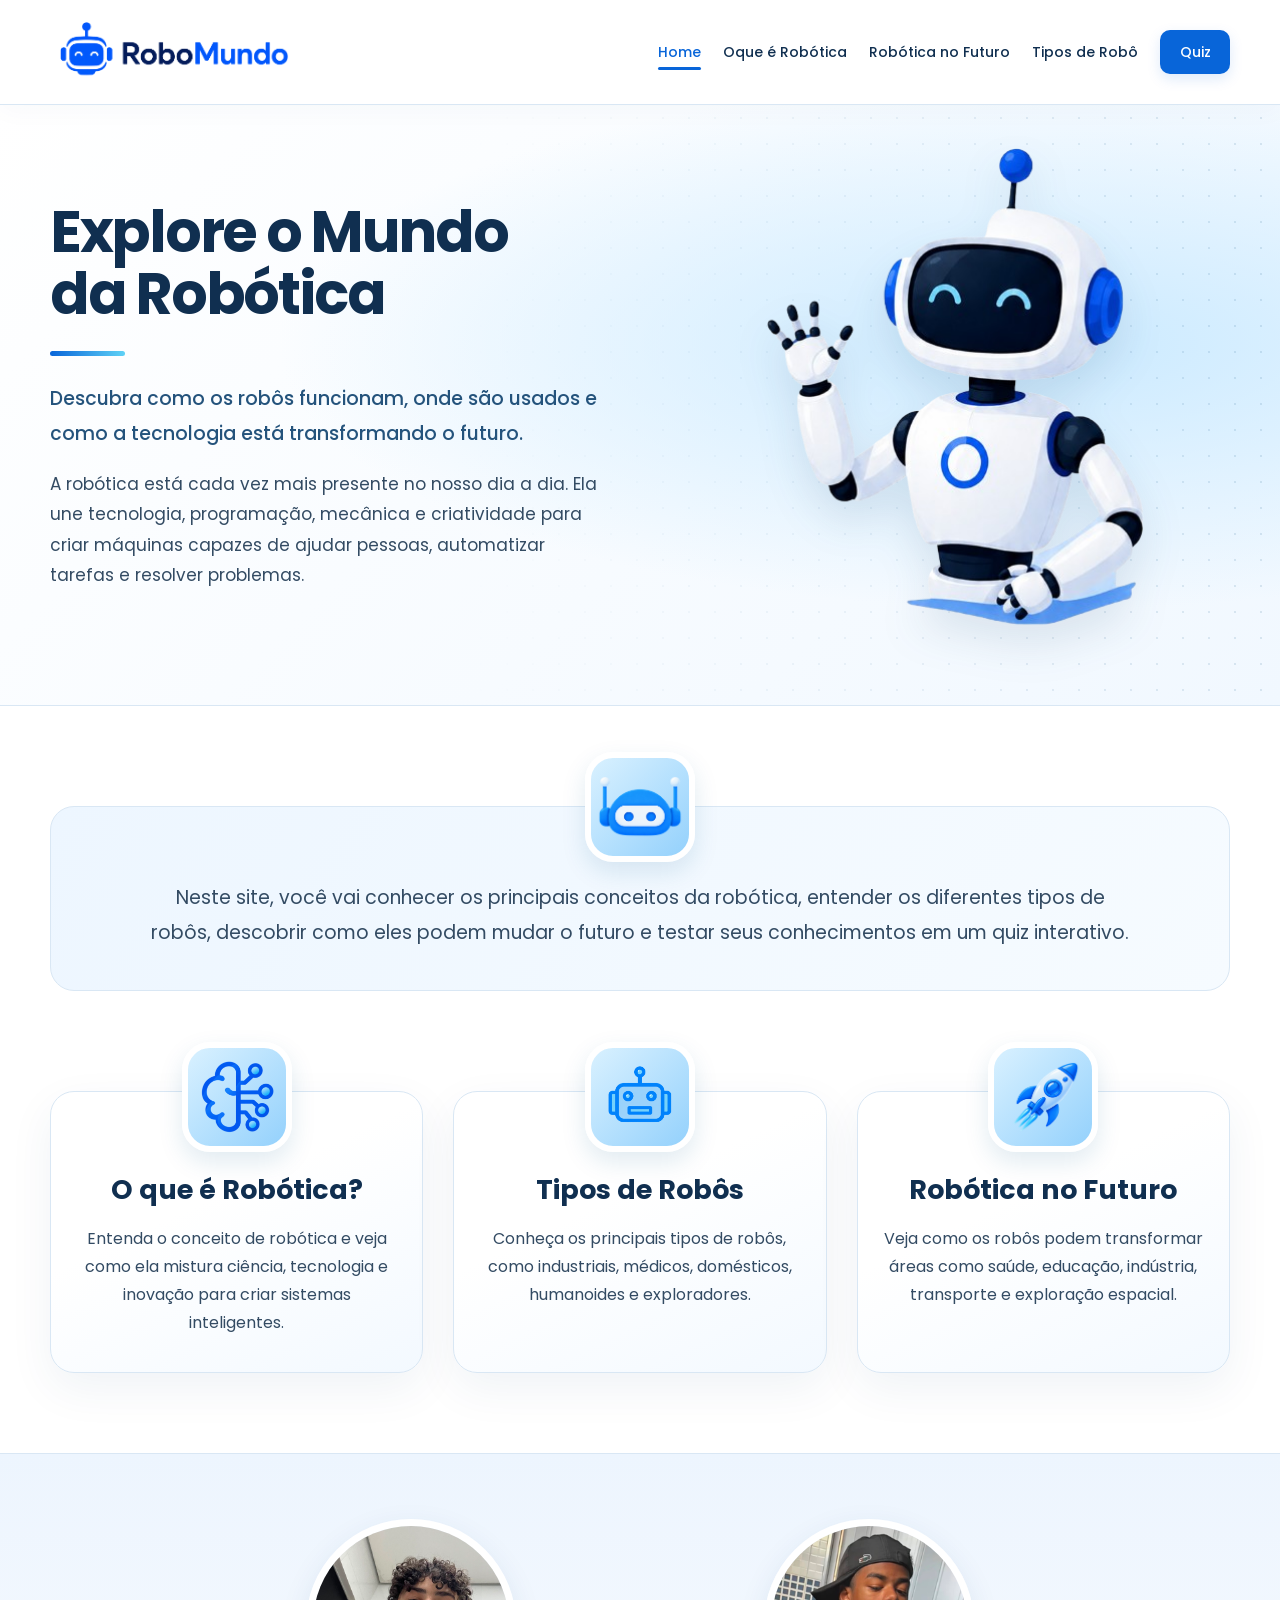
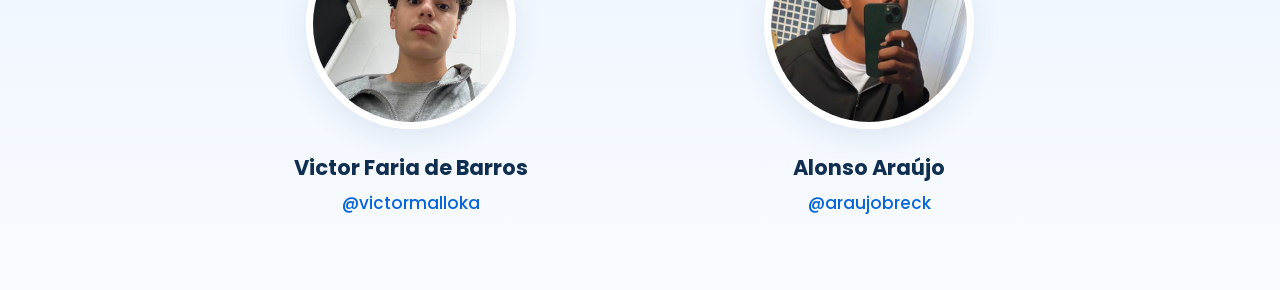
<file: index.html>
<!DOCTYPE html>
<html lang="pt-BR">
<head>
    <meta charset="UTF-8">
    <meta name="viewport" content="width=device-width, initial-scale=1.0">
    <title>RoboMundo</title>
    <link rel="preconnect" href="https://fonts.googleapis.com">
    <link rel="preconnect" href="https://fonts.gstatic.com" crossorigin>
    <link href="https://fonts.googleapis.com/css2?family=Poppins:wght@400;500;600;700&display=swap" rel="stylesheet">
    <link rel="stylesheet" href="style.css">
</head>
<body>

    
    <header class="cabecalho">
        <div class="container cabecalho-conteudo">
            <a href="index.html">
                <img class="logo" src="imagens/logo-robomundo.png" alt="Logo RoboMundo">
            </a>

            <nav class="menu">
                <a href="index.html">Home</a>
                <a href="o-que-e-robotica.html">Oque é Robótica</a>
                <a href="robotica-no-futuro.html">Robótica no Futuro</a>
                <a href="tipos-de-robo.html">Tipos de Robô</a>
                <a href="quiz.html">Quiz</a>
            </nav>
        </div>
    </header>

    <main>
        
        <section class="inicio">
            <div class="container inicio-conteudo">
                <div class="inicio-texto">
                    <h1>Explore o Mundo da Robótica</h1>

                    <p>
                        Descubra como os robôs funcionam, onde são usados e como a
                        tecnologia está transformando o futuro.
                    </p>

                    <p>
                        A robótica está cada vez mais presente no nosso dia a dia.
                        Ela une tecnologia, programação, mecânica e criatividade para
                        criar máquinas capazes de ajudar pessoas, automatizar tarefas
                        e resolver problemas.
                    </p>
                </div>

                <img class="robo-inicio" src="imagens/robo-home.png" alt="Robô acenando"
                >
            </div>
        </section>

        
        <section class="conteudo-principal">
            <div class="container">
                <div class="apresentacao">
                    <div class="icone-apresentacao">
                        <img src="imagens/icone-apresentacao.png" alt="Ícone de robô">
                    </div>

                    <p>
                        Neste site, você vai conhecer os principais conceitos da robótica,
                        entender os diferentes tipos de robôs, descobrir como eles podem
                        mudar o futuro e testar seus conhecimentos em um quiz interativo.
                    </p>
                </div>

                
                <div class="cards">
                    <a class="card" href="o-que-e-robotica.html">
                        <div class="icone-card">
                            <img src="imagens/icone-conceito.png" alt="Ícone de inteligência artificial">
                        </div>

                        <h2>O que é Robótica?</h2>
                        <p>
                            Entenda o conceito de robótica e veja como ela mistura ciência,
                            tecnologia e inovação para criar sistemas inteligentes.
                        </p>
                    </a>

                    <a class="card" href="tipos-de-robo.html">
                        <div class="icone-card">
                            <img src="imagens/icone-tipos.png" alt="Ícone de robô">
                        </div>

                        <h2>Tipos de Robôs</h2>
                        <p>
                            Conheça os principais tipos de robôs, como industriais, médicos,
                            domésticos, humanoides e exploradores.
                        </p>
                    </a>

                    <a class="card" href="robotica-no-futuro.html">
                        <div class="icone-card">
                            <img src="imagens/icone-futuro.png" alt="Ícone de foguete">
                        </div>

                        <h2>Robótica no Futuro</h2>
                        <p>
                            Veja como os robôs podem transformar áreas como saúde, educação,
                            indústria, transporte e exploração espacial.
                        </p>
                    </a>
                </div>
            </div>
        </section>

        
        <section class="equipe">
            <div class="container equipe-lista">
                <article class="pessoa">
                    <div class="foto">
                        
                        <img src="imagens/victor.jpg" alt="Foto de Victor Faria de Barros">
                    </div>

                    <h2>Victor Faria de Barros</h2>
                    <a href="https://www.instagram.com/victormalloka/">@victormalloka</a>
                </article>

                <article class="pessoa">
                    <div class="foto">
                        
                        <img src="imagens/alonso.jpg" alt="Foto de Alonso Araújo">
                    </div>

                    <h2>Alonso Araújo</h2>
                    <a href="https://www.instagram.com/araujobreck/">@araujobreck</a>
                </article>
            </div>
        </section>
    </main>

</body>
</html>
</file>
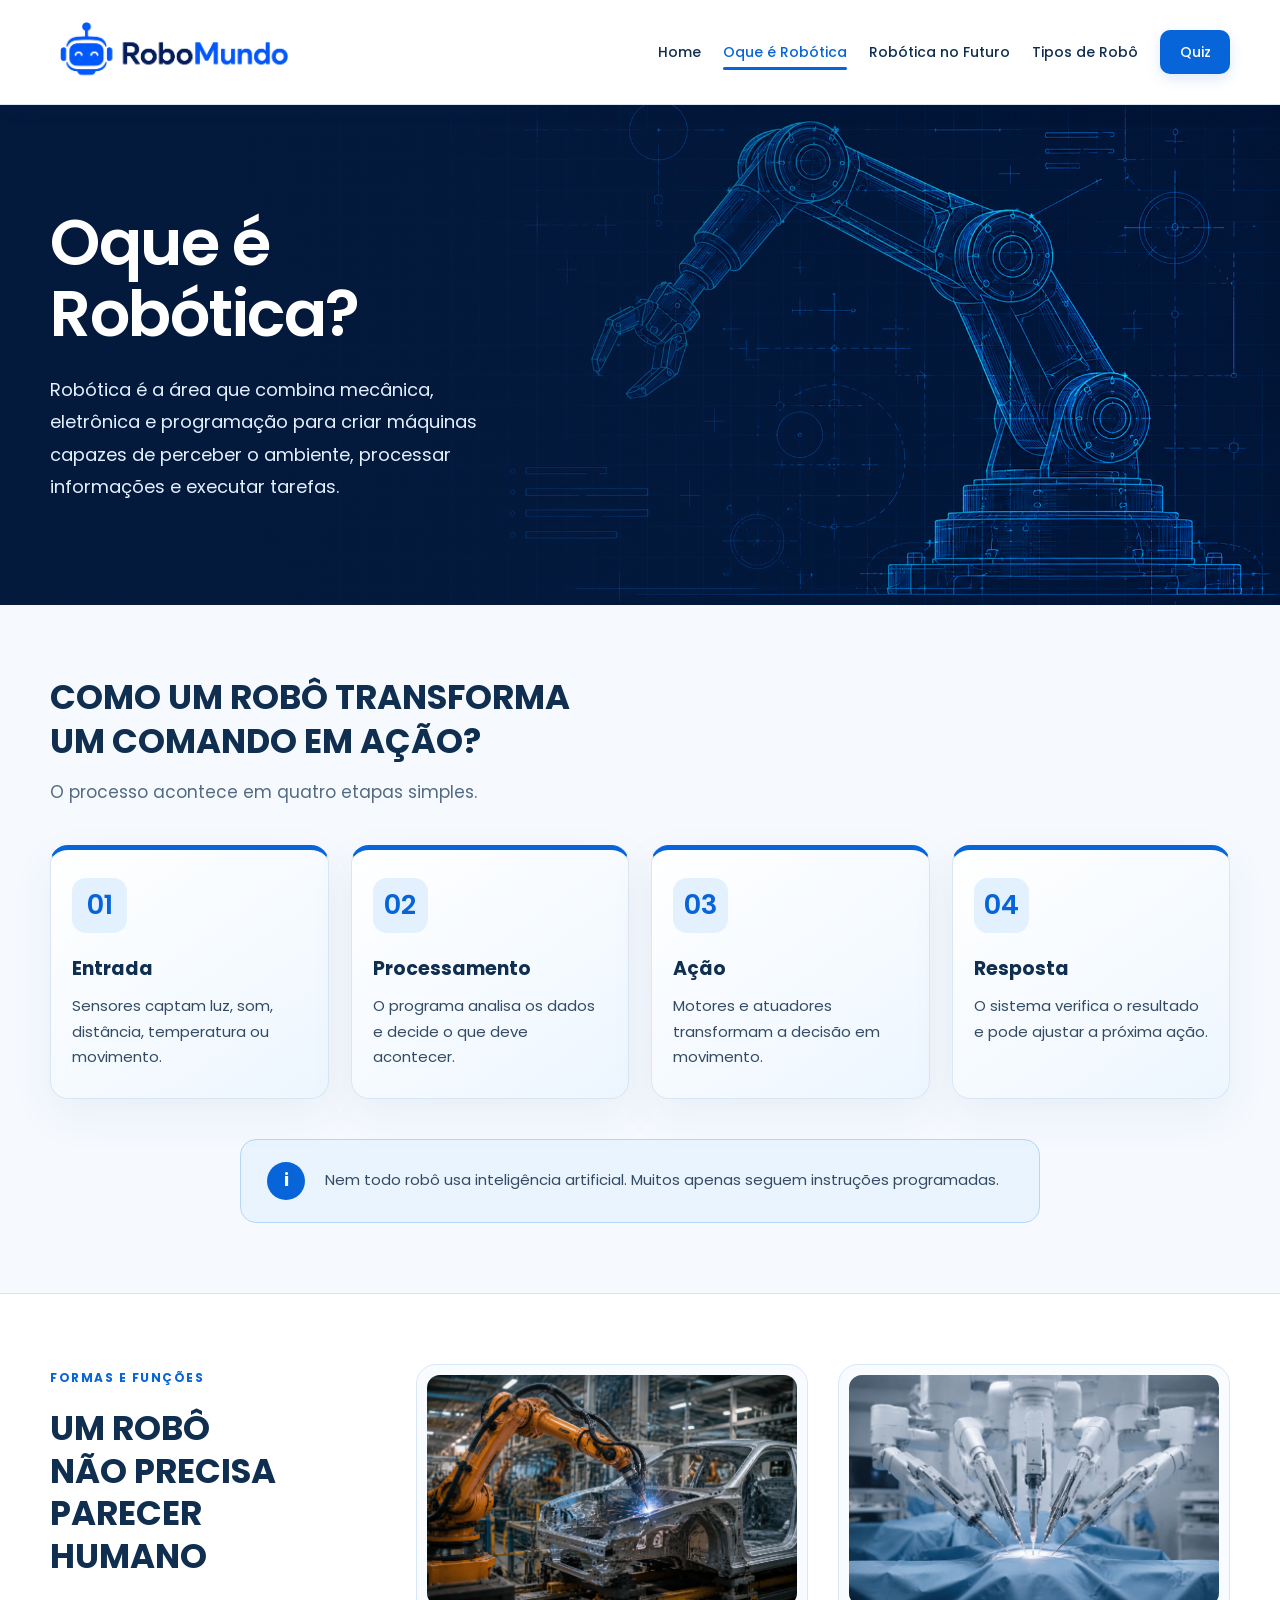
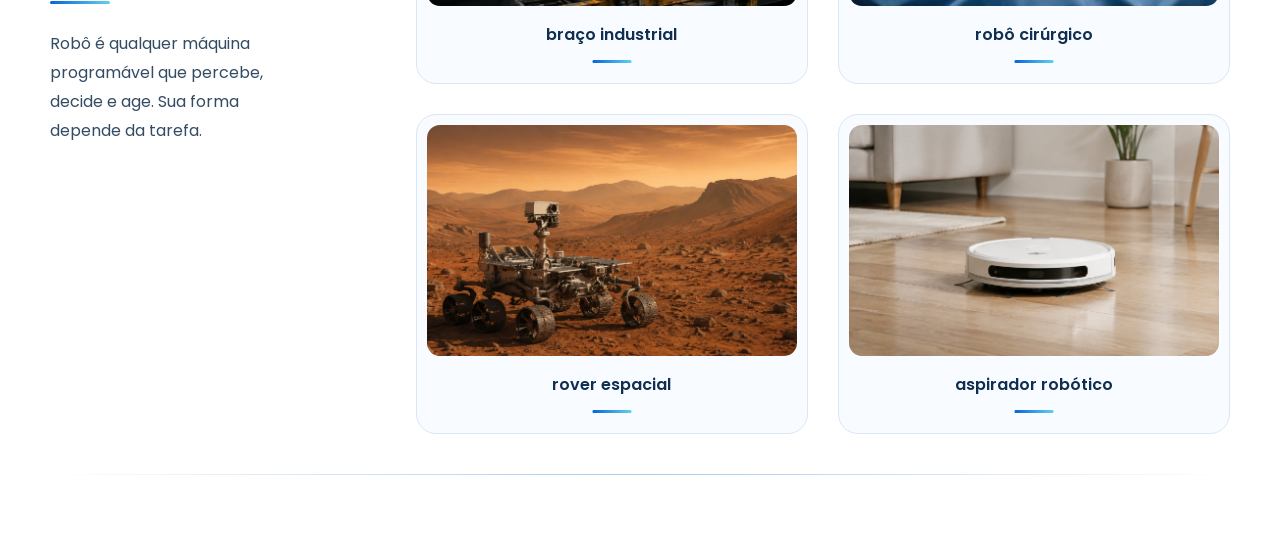
<file: o-que-e-robotica.html>
<!DOCTYPE html>
<html lang="pt-BR">
<head>
    <meta charset="UTF-8">
    <meta name="viewport" content="width=device-width, initial-scale=1.0">
    <title>O que é Robótica?</title>

    
    <link rel="preconnect" href="https://fonts.googleapis.com">
    <link rel="preconnect" href="https://fonts.gstatic.com" crossorigin>
    <link href="https://fonts.googleapis.com/css2?family=Poppins:wght@400;500;600;700&display=swap" rel="stylesheet">

    
    <link rel="stylesheet" href="style.css">
    <link rel="stylesheet" href="o-que-e-robotica.css">
</head>
<body>

    
    <header class="cabecalho">
        <div class="container cabecalho-conteudo">
            <a href="index.html">
                <img class="logo" src="imagens/logo-robomundo.png" alt="Logo RoboMundo">
            </a>

            <nav class="menu">
                <a href="index.html">Home</a>
                <a href="o-que-e-robotica.html">Oque é Robótica</a>
                <a href="robotica-no-futuro.html">Robótica no Futuro</a>
                <a href="tipos-de-robo.html">Tipos de Robô</a>
                <a href="quiz.html">Quiz</a>
            </nav>
        </div>
    </header>

    <main class="pagina-robotica">

        
        <section class="robotica-banner">
            <img
                class="imagem-banner"
                src="imagens/fundo-o-que-e-robotica.png"
                alt="Ilustração técnica de um braço robótico"
            >

            <div class="texto-banner">
                <h1>Oque é Robótica?</h1>

                <p>
                    Robótica é a área que combina mecânica, eletrônica e programação
                    para criar máquinas capazes de perceber o ambiente, processar
                    informações e executar tarefas.
                </p>
            </div>
        </section>

        
        <section class="processo">
            <h2>COMO UM ROBÔ TRANSFORMA UM COMANDO EM AÇÃO?</h2>

            <p class="processo-introducao">
                O processo acontece em quatro etapas simples.
            </p>

            <div class="etapas">
                <article class="etapa">
                    <span class="numero-etapa">01</span>
                    <h3>Entrada</h3>
                    <p>
                        Sensores captam luz, som, distância, temperatura ou movimento.
                    </p>
                </article>

                <article class="etapa">
                    <span class="numero-etapa">02</span>
                    <h3>Processamento</h3>
                    <p>
                        O programa analisa os dados e decide o que deve acontecer.
                    </p>
                </article>

                <article class="etapa">
                    <span class="numero-etapa">03</span>
                    <h3>Ação</h3>
                    <p>
                        Motores e atuadores transformam a decisão em movimento.
                    </p>
                </article>

                <article class="etapa">
                    <span class="numero-etapa">04</span>
                    <h3>Resposta</h3>
                    <p>
                        O sistema verifica o resultado e pode ajustar a próxima ação.
                    </p>
                </article>
            </div>

            <aside class="aviso">
                <span class="icone-informacao">i</span>
                <p>
                    Nem todo robô usa inteligência artificial. Muitos apenas seguem
                    instruções programadas.
                </p>
            </aside>
        </section>

        
        <section class="galeria-robos">
            <div class="texto-galeria">
                <span>FORMAS E FUNÇÕES</span>

                <h2>
                    UM ROBÔ<br>
                    NÃO PRECISA<br>
                    PARECER<br>
                    HUMANO
                </h2>

                <div class="traco-titulo"></div>

                <p>
                    Robô é qualquer máquina<br>
                    programável que percebe,<br>
                    decide e age. Sua forma<br>
                    depende da tarefa.
                </p>
            </div>

            <div class="grade-imagens">
                <figure>
                    <img src="imagens/braco-industrial.jpg" alt="Braço robótico industrial">
                    <figcaption>braço industrial</figcaption>
                    <div class="traco-imagem"></div>
                </figure>

                <figure>
                    <img src="imagens/robo-cirurgico.jpg" alt="Robô cirúrgico">
                    <figcaption>robô cirúrgico</figcaption>
                    <div class="traco-imagem"></div>
                </figure>

                <figure>
                    <img src="imagens/rover-espacial.jpg" alt="Rover de exploração espacial">
                    <figcaption>rover espacial</figcaption>
                    <div class="traco-imagem"></div>
                </figure>

                <figure>
                    <img src="imagens/aspirador-robotico.jpg" alt="Aspirador robótico">
                    <figcaption>aspirador robótico</figcaption>
                    <div class="traco-imagem"></div>
                </figure>
            </div>

            <div class="linha-final"></div>
        </section>

    </main>

</body>
</html>
</file>
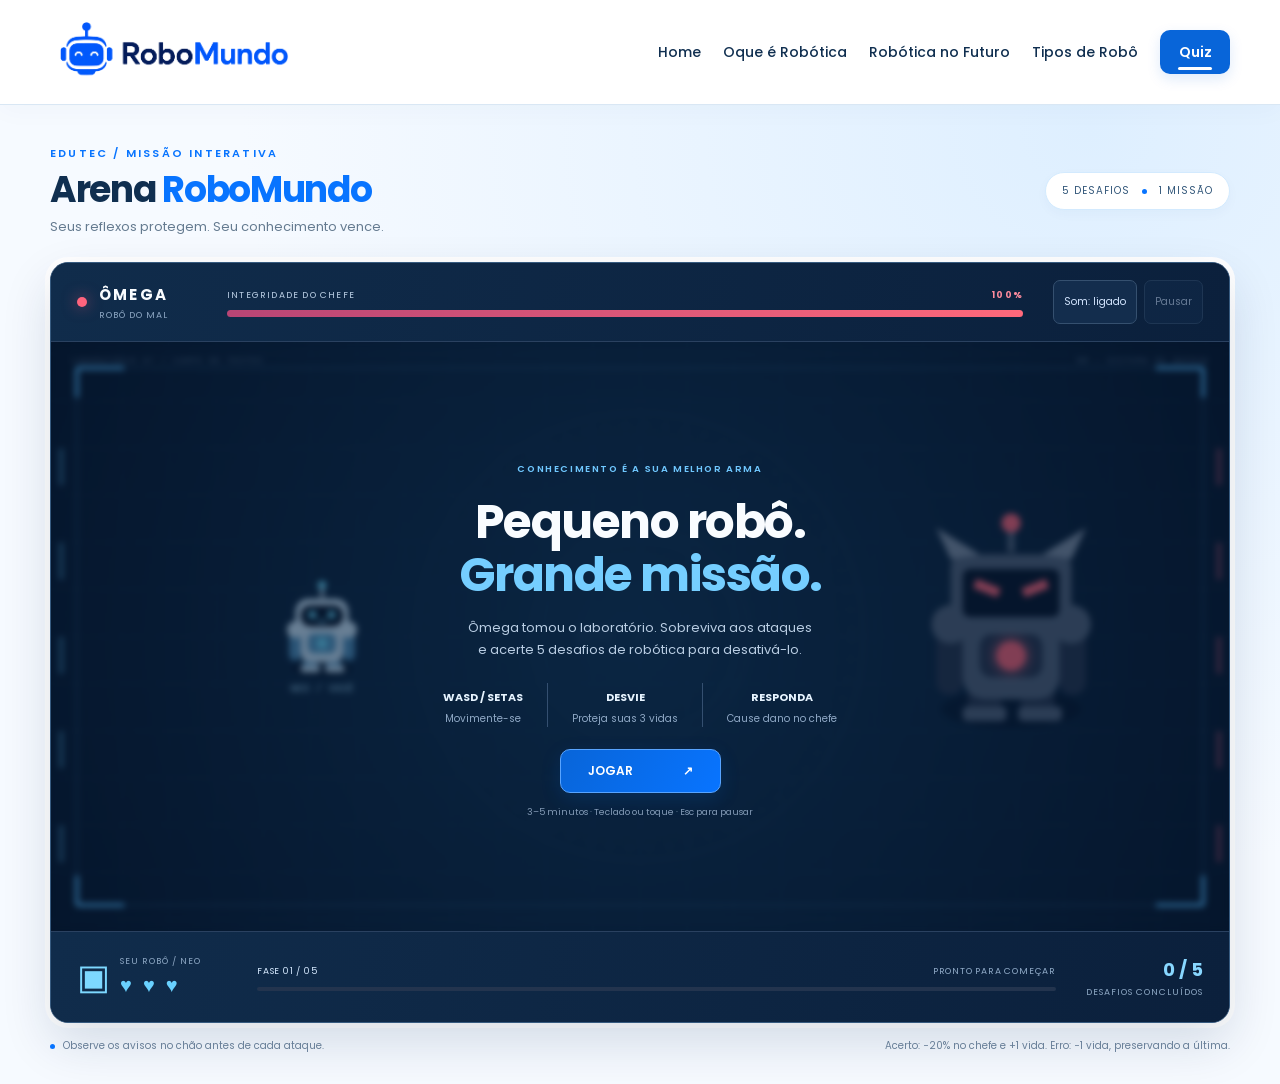
<file: quiz.html>
<!DOCTYPE html>
<html lang="pt-BR">
<head>
    <meta charset="UTF-8">
    <meta name="viewport" content="width=device-width, initial-scale=1.0">
    <meta name="description" content="Entre na Arena RoboMundo: desvie dos ataques e use seus conhecimentos de robótica para vencer um minigame educativo.">
    <title>Quiz · Arena RoboMundo</title>
    <link rel="icon" href="imagens/icone-tipos.png">
    <link rel="preconnect" href="https://fonts.googleapis.com">
    <link rel="preconnect" href="https://fonts.gstatic.com" crossorigin>
    <link href="https://fonts.googleapis.com/css2?family=Poppins:wght@400;500;600;700&display=swap" rel="stylesheet">
    <link rel="stylesheet" href="style.css">
    <link rel="stylesheet" href="quiz.css">
    <script src="quiz.js" defer></script>
</head>
<body class="pagina-quiz">
<header class="cabecalho">
        <div class="container cabecalho-conteudo">
            <a href="index.html">
                <img class="logo" src="imagens/logo-robomundo.png" alt="Logo RoboMundo">
            </a>

            <nav class="menu">
                <a href="index.html">Home</a>
                <a href="o-que-e-robotica.html">Oque é Robótica</a>
                <a href="robotica-no-futuro.html">Robótica no Futuro</a>
                <a href="tipos-de-robo.html">Tipos de Robô</a>
                <a href="quiz.html" aria-current="page">Quiz</a>
            </nav>
        </div>
    </header>
    <main class="jogo-container">
        <div class="jogo-titulo">
            <div><p class="sobretitulo">EDUTEC / MISSÃO INTERATIVA</p><h1>Arena <span>RoboMundo</span></h1><p>Seus reflexos protegem. Seu conhecimento vence.</p></div>
            <span class="selo">5 DESAFIOS <i></i> 1 MISSÃO</span>
        </div>
        <section class="console" aria-label="Minigame de robótica">
            <div class="painel-superior">
                <div class="identidade"><span class="luz"></span><div><strong>ÔMEGA</strong><small>ROBÔ DO MAL</small></div></div>
                <div class="boss-hud"><div><span>INTEGRIDADE DO CHEFE</span><strong id="boss-valor">100%</strong></div><div id="boss-barra" class="barra-hp" role="progressbar" aria-label="Vida do chefe" aria-valuemin="0" aria-valuemax="100" aria-valuenow="100"><span id="boss-preenchimento"></span></div></div>
                <div class="ferramentas"><button id="som" class="botao-icon" aria-pressed="false" aria-label="Silenciar sons">Som: ligado</button><button id="pausa" class="botao-icon" disabled>Pausar</button></div>
            </div>
            <div class="arena" id="arena">
                <canvas id="jogo" width="1000" height="500" tabindex="0" aria-label="Arena. Use WASD ou as setas para mover seu robô e Escape para pausar.">Seu navegador precisa oferecer suporte a Canvas para jogar.</canvas>
                <div class="arena-legenda" aria-hidden="true"><span>LABORATÓRIO 07 / CAMPO DE TESTES</span><span>RM — SISTEMA DE DEFESA</span></div>
                <div id="aviso-ataque" class="aviso-ataque" role="status"></div>
                <div id="camada" class="camada">
                    <section id="tela-inicio" class="tela tela-inicio" aria-labelledby="inicio-titulo">
                        <span class="etiqueta">CONHECIMENTO É A SUA MELHOR ARMA</span>
                        <h2 id="inicio-titulo">Pequeno robô.<br><span>Grande missão.</span></h2>
                        <p>Ômega tomou o laboratório. Sobreviva aos ataques<br>e acerte 5 desafios de robótica para desativá-lo.</p>
                        <div class="instrucoes"><div><b>WASD / SETAS</b><span>Movimente-se</span></div><div><b>DESVIE</b><span>Proteja suas 3 vidas</span></div><div><b>RESPONDA</b><span>Cause dano no chefe</span></div></div>
                        <button id="jogar" class="botao-primario">JOGAR <span aria-hidden="true">↗</span></button>
                        <small>3–5 minutos · Teclado ou toque · Esc para pausar</small>
                    </section>
                    <section id="tela-pergunta" class="tela tela-pergunta" aria-labelledby="pergunta-titulo" hidden>
                        <div class="pergunta-topo"><span class="etiqueta">DESAFIO DE ROBÓTICA</span><span id="pergunta-contador"></span></div>
                        <h2 id="pergunta-titulo" tabindex="-1"></h2>
                        <div id="alternativas" class="alternativas"></div>
                        <div id="feedback" role="status" class="feedback"></div>
                        <div class="pergunta-rodape"><span id="fonte-pergunta"></span><button id="continuar" class="botao-primario" hidden>Continuar ↗</button></div>
                    </section>
                    <section id="tela-pausa" class="tela tela-pausa" aria-labelledby="pausa-titulo" hidden><span class="etiqueta">SISTEMAS EM ESPERA</span><h2 id="pausa-titulo">Respire. A missão espera.</h2><p>A batalha está completamente pausada.</p><button id="retomar" class="botao-primario">Retomar missão ↗</button></section>
                    <section id="tela-fim" class="tela tela-fim" aria-labelledby="fim-titulo" hidden><span id="fim-etiqueta" class="etiqueta"></span><div id="fim-simbolo" aria-hidden="true"></div><h2 id="fim-titulo"></h2><p id="fim-texto"></p><p id="fim-estatisticas"></p><button id="reiniciar" class="botao-primario">Jogar novamente ↗</button><a href="o-que-e-robotica.html">Revisar o conteúdo do site</a></section>
                </div>
            </div>
            <div class="painel-inferior"><div class="player-hud"><span class="mini-robo" aria-hidden="true">▣</span><div><small>SEU ROBÔ / NEO</small><span id="vidas" aria-label="3 de 3 vidas">♥ ♥ ♥</span></div></div><div class="progresso-missao"><div><span id="fase">FASE 01 / 05</span><span id="tempo-desafio">PRONTO PARA COMEÇAR</span></div><div class="barra-tempo"><span id="tempo-preenchimento"></span></div></div><div class="acertos"><strong id="acertos">0 / 5</strong><small>DESAFIOS CONCLUÍDOS</small></div></div>
            <div class="controles-toque" aria-label="Controles de movimento"><button data-direcao="ArrowLeft" aria-label="Mover à esquerda">←</button><button data-direcao="ArrowUp" aria-label="Mover para cima">↑</button><button data-direcao="ArrowDown" aria-label="Mover para baixo">↓</button><button data-direcao="ArrowRight" aria-label="Mover à direita">→</button></div>
        </section>
        <div class="rodape-jogo"><p><span class="ponto"></span> Observe os avisos no chão antes de cada ataque.</p><p>Acerto: −20% no chefe e +1 vida. Erro: −1 vida, preservando a última.</p></div>
        <noscript><p class="sem-js">Ative o JavaScript do navegador para jogar o minigame.</p></noscript>
    </main>
</body>
</html>
</file>
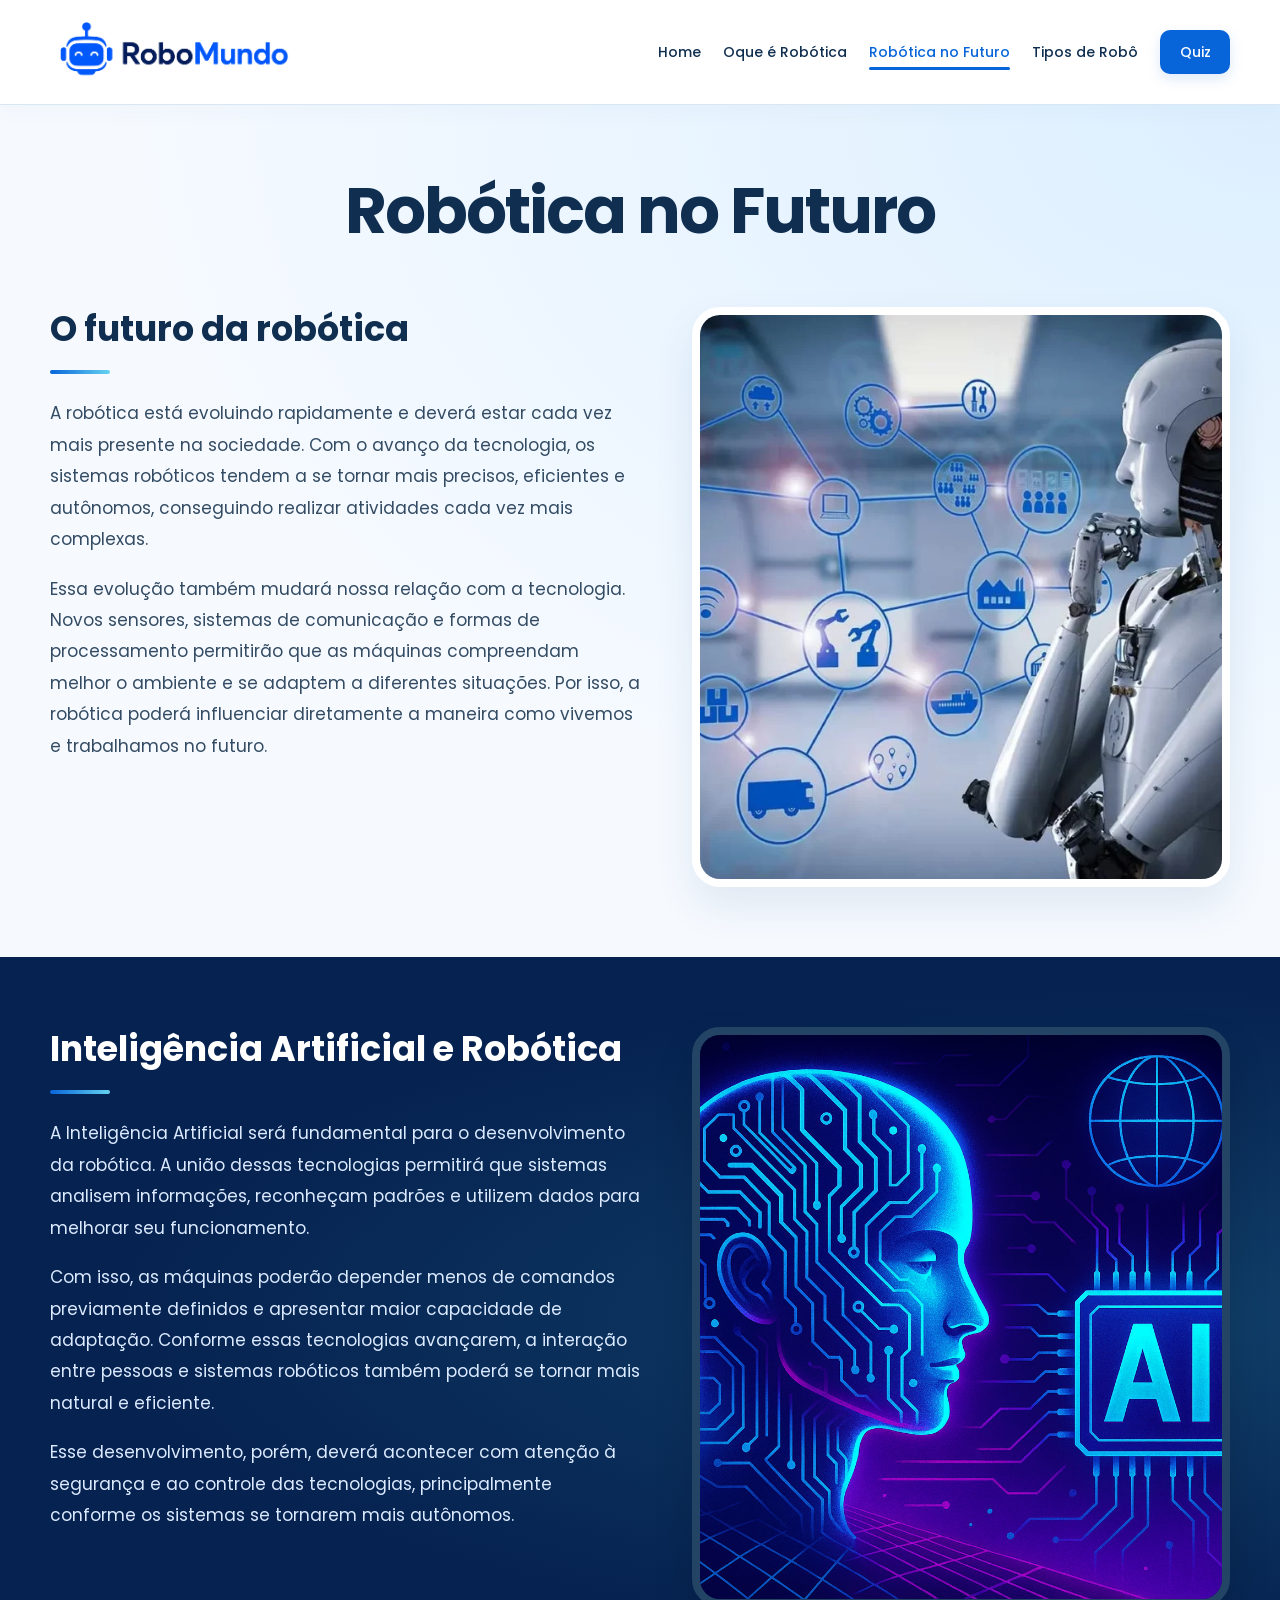
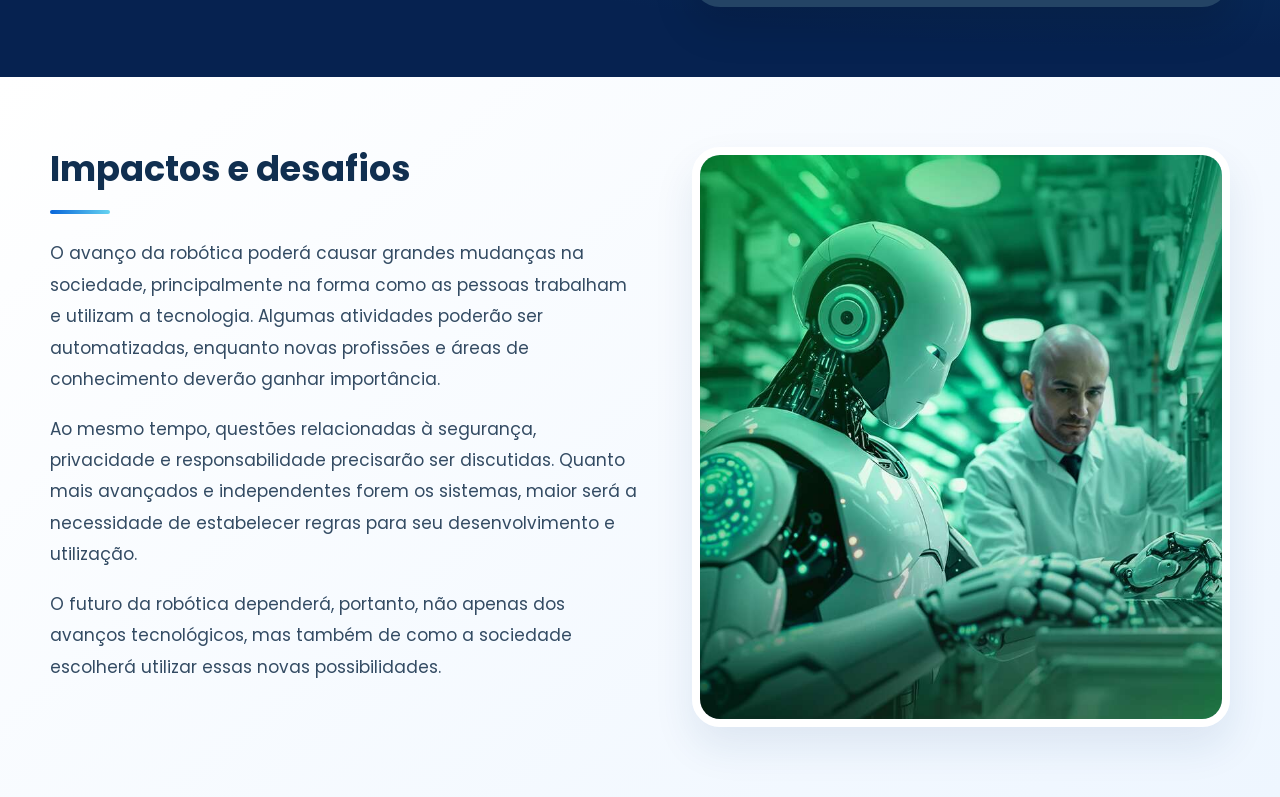
<file: robotica-no-futuro.html>
<!DOCTYPE html>
<html lang="pt-BR">
<head>
    <meta charset="UTF-8">
    <meta name="viewport" content="width=device-width, initial-scale=1.0">
    <title>Robótica no Futuro</title>

    
    <link rel="preconnect" href="https://fonts.googleapis.com">
    <link rel="preconnect" href="https://fonts.gstatic.com" crossorigin>
    <link href="https://fonts.googleapis.com/css2?family=Poppins:wght@400;500;600;700&display=swap" rel="stylesheet">

    
    <link rel="stylesheet" href="style.css">
    <link rel="stylesheet" href="robotica-no-futuro.css">
</head>
<body>

    
    <header class="cabecalho">
        <div class="container cabecalho-conteudo">
            <a href="index.html">
                <img class="logo" src="imagens/logo-robomundo.png" alt="Logo RoboMundo">
            </a>

            <nav class="menu">
                <a href="index.html">Home</a>
                <a href="o-que-e-robotica.html">Oque é Robótica</a>
                <a href="robotica-no-futuro.html">Robótica no Futuro</a>
                <a href="tipos-de-robo.html">Tipos de Robô</a>
                <a href="quiz.html">Quiz</a>
            </nav>
        </div>
    </header>

    <main class="pagina-futuro">

        
        <section class="secao-futuro primeira-secao">
            <h1>Robótica no Futuro</h1>

            <h2>O futuro da robótica</h2>

            <div class="texto-secao">
                <p>
                    A robótica está evoluindo rapidamente e deverá estar cada vez mais
                    presente na sociedade. Com o avanço da tecnologia, os sistemas
                    robóticos tendem a se tornar mais precisos, eficientes e autônomos,
                    conseguindo realizar atividades cada vez mais complexas.
                </p>

                <p>
                    Essa evolução também mudará nossa relação com a tecnologia. Novos
                    sensores, sistemas de comunicação e formas de processamento permitirão
                    que as máquinas compreendam melhor o ambiente e se adaptem a diferentes
                    situações. Por isso, a robótica poderá influenciar diretamente a maneira
                    como vivemos e trabalhamos no futuro.
                </p>
            </div>

            <img
                class="imagem-secao"
                src="imagens/futuro-da-robotica.jpg"
                alt="Robótica e tecnologia no futuro"
            >
        </section>

        
        <section class="secao-futuro segunda-secao">
            <h2>Inteligência Artificial e Robótica</h2>

            <div class="texto-secao">
                <p>
                    A Inteligência Artificial será fundamental para o desenvolvimento da
                    robótica. A união dessas tecnologias permitirá que sistemas analisem
                    informações, reconheçam padrões e utilizem dados para melhorar seu
                    funcionamento.
                </p>

                <p>
                    Com isso, as máquinas poderão depender menos de comandos previamente
                    definidos e apresentar maior capacidade de adaptação. Conforme essas
                    tecnologias avançarem, a interação entre pessoas e sistemas robóticos
                    também poderá se tornar mais natural e eficiente.
                </p>

                <p>
                    Esse desenvolvimento, porém, deverá acontecer com atenção à segurança
                    e ao controle das tecnologias, principalmente conforme os sistemas se
                    tornarem mais autônomos.
                </p>
            </div>

            <img
                class="imagem-secao"
                src="imagens/inteligencia-artificial-robotica.jpg"
                alt="Inteligência artificial e robótica"
            >
        </section>

        
        <section class="secao-futuro terceira-secao">
            <h2>Impactos e desafios</h2>

            <div class="texto-secao">
                <p>
                    O avanço da robótica poderá causar grandes mudanças na sociedade,
                    principalmente na forma como as pessoas trabalham e utilizam a
                    tecnologia. Algumas atividades poderão ser automatizadas, enquanto
                    novas profissões e áreas de conhecimento deverão ganhar importância.
                </p>

                <p>
                    Ao mesmo tempo, questões relacionadas à segurança, privacidade e
                    responsabilidade precisarão ser discutidas. Quanto mais avançados e
                    independentes forem os sistemas, maior será a necessidade de estabelecer
                    regras para seu desenvolvimento e utilização.
                </p>

                <p>
                    O futuro da robótica dependerá, portanto, não apenas dos avanços
                    tecnológicos, mas também de como a sociedade escolherá utilizar essas
                    novas possibilidades.
                </p>
            </div>

            <img
                class="imagem-secao"
                src="imagens/impactos-desafios-robotica.jpg"
                alt="Impactos da robótica na sociedade"
            >
        </section>

    </main>

</body>
</html>
</file>
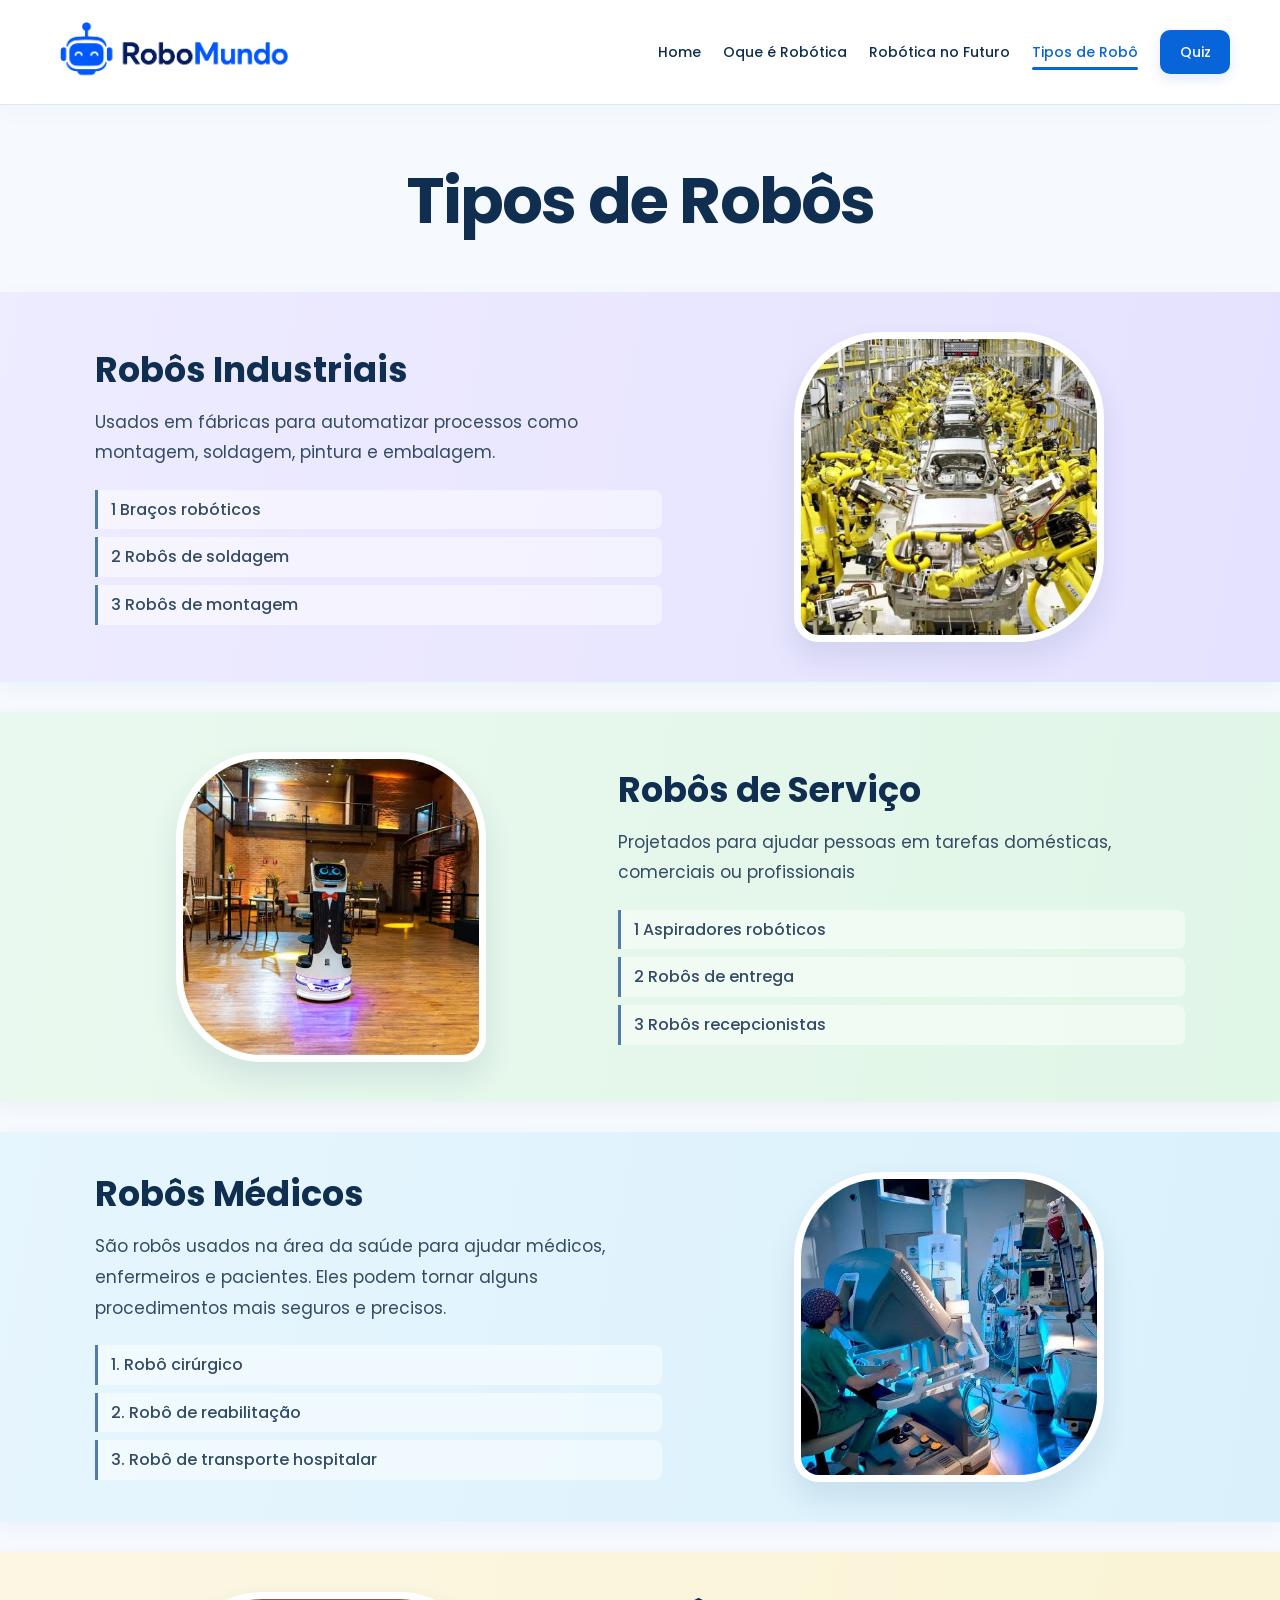
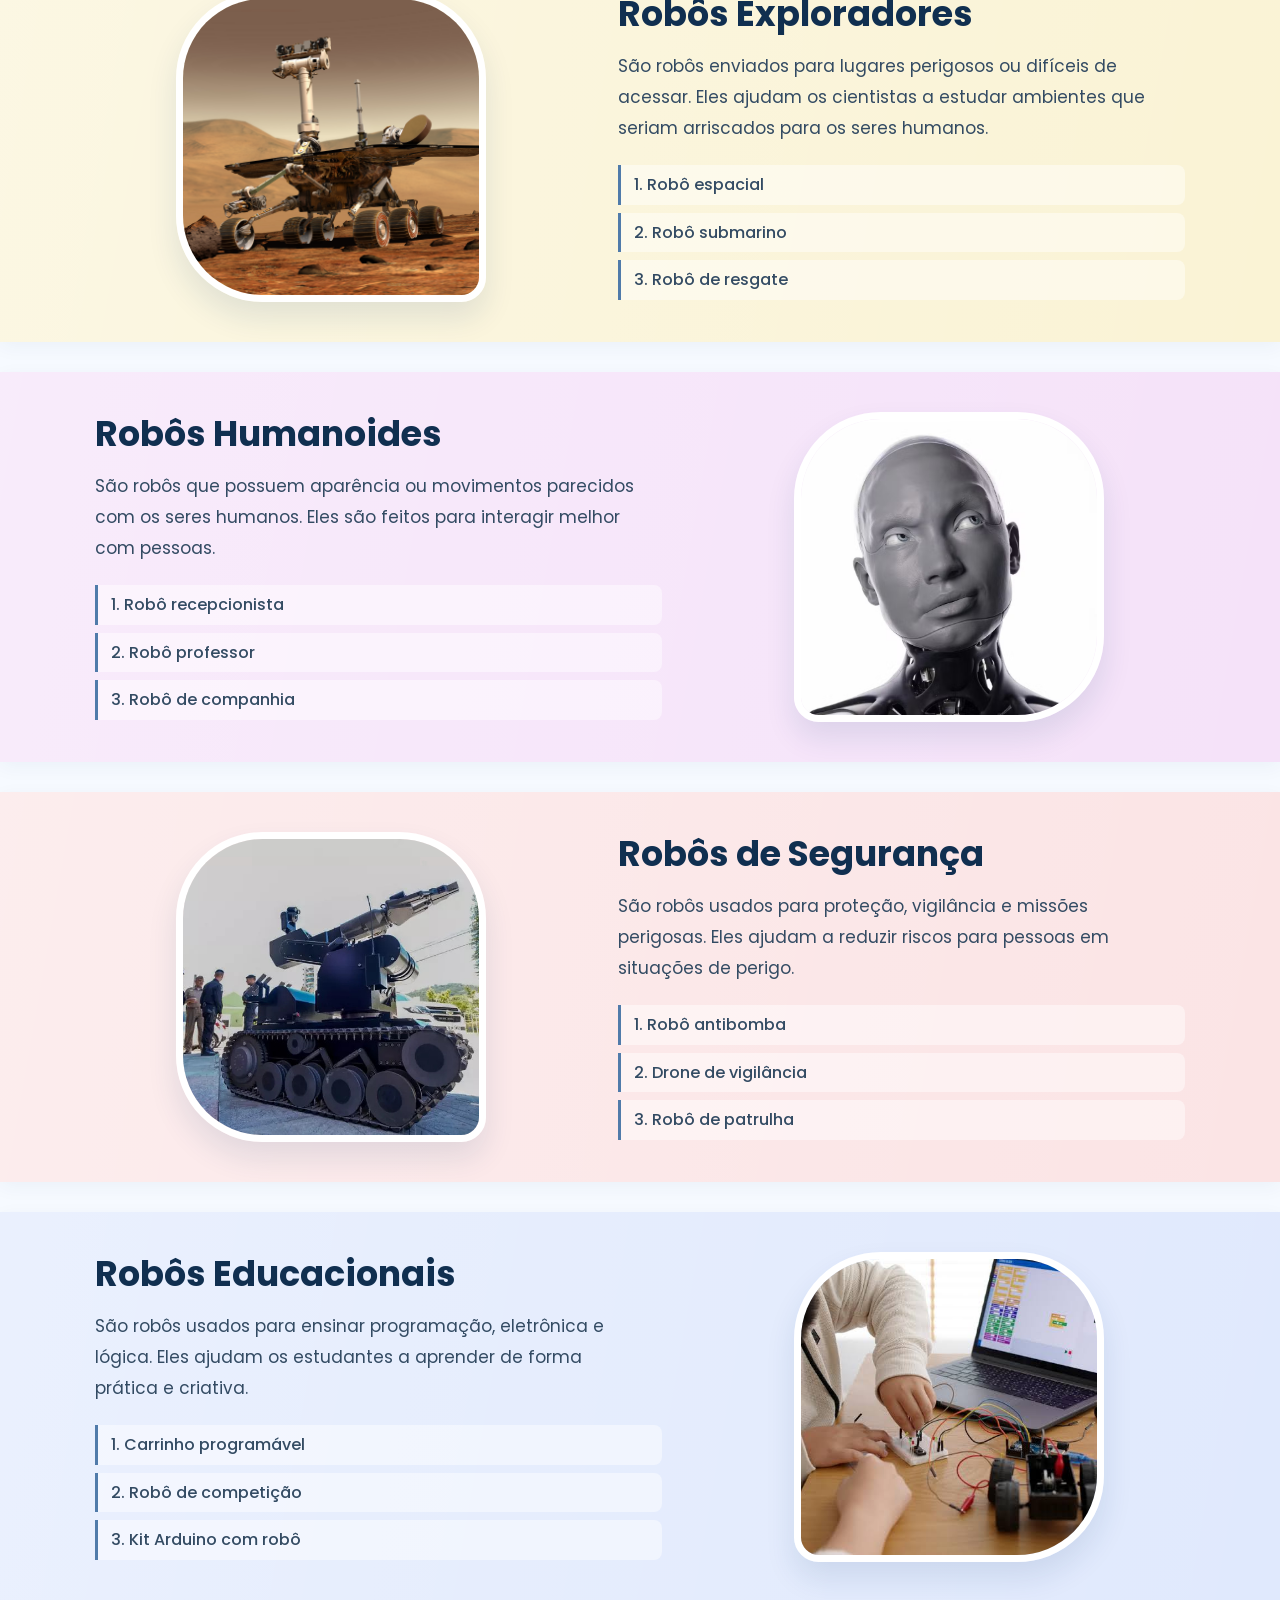
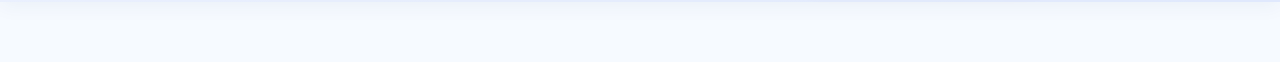
<file: tipos-de-robo.html>
<!DOCTYPE html>
<html lang="pt-BR">
<head>
    <meta charset="UTF-8">
    <meta name="viewport" content="width=device-width, initial-scale=1.0">
    <title>Tipos de Robôs</title>

    
    <link rel="preconnect" href="https://fonts.googleapis.com">
    <link rel="preconnect" href="https://fonts.gstatic.com" crossorigin>
    <link href="https://fonts.googleapis.com/css2?family=Poppins:wght@400;500;600;700&display=swap" rel="stylesheet">

    
    <link rel="stylesheet" href="style.css">
    <link rel="stylesheet" href="tipos-de-robo.css">
</head>
<body>

    
    <header class="cabecalho">
        <div class="container cabecalho-conteudo">
            <a href="index.html">
                <img class="logo" src="imagens/logo-robomundo.png" alt="Logo RoboMundo">
            </a>

            <nav class="menu">
                <a href="index.html">Home</a>
                <a href="o-que-e-robotica.html">Oque é Robótica</a>
                <a href="robotica-no-futuro.html">Robótica no Futuro</a>
                <a href="tipos-de-robo.html">Tipos de Robô</a>
                <a href="quiz.html">Quiz</a>
            </nav>
        </div>
    </header>

    <main class="pagina-tipos">
        <h1>Tipos de Robôs</h1>

        
        <article class="tipo tipo-esquerda industrial">
            <div class="faixa"></div>

            <div class="conteudo-tipo">
                <h2>Robôs Industriais</h2>
                <p class="descricao">
                    Usados em fábricas para automatizar processos como montagem,
                    soldagem, pintura e embalagem.
                </p>

                <div class="exemplos">
                    <p>1 Braços robóticos</p>
                    <p>2 Robôs de soldagem</p>
                    <p>3 Robôs de montagem</p>
                </div>
            </div>

            <img class="imagem-tipo" src="imagens/robo-industrial.jpg" alt="Robôs industriais">
        </article>

        
        <article class="tipo tipo-direita servico">
            <div class="faixa"></div>

            <img class="imagem-tipo" src="imagens/robo-servico.jpg" alt="Robô de serviço">

            <div class="conteudo-tipo">
                <h2>Robôs de Serviço</h2>
                <p class="descricao">
                    Projetados para ajudar pessoas em tarefas domésticas,
                    comerciais ou profissionais
                </p>

                <div class="exemplos">
                    <p>1 Aspiradores robóticos</p>
                    <p>2 Robôs de entrega</p>
                    <p>3 Robôs recepcionistas</p>
                </div>
            </div>
        </article>

        
        <article class="tipo tipo-esquerda medico">
            <div class="faixa"></div>

            <div class="conteudo-tipo">
                <h2>Robôs Médicos</h2>
                <p class="descricao">
                    São robôs usados na área da saúde para ajudar médicos,
                    enfermeiros e pacientes. Eles podem tornar alguns procedimentos
                    mais seguros e precisos.
                </p>

                <div class="exemplos">
                    <p>1. Robô cirúrgico</p>
                    <p>2. Robô de reabilitação</p>
                    <p>3. Robô de transporte hospitalar</p>
                </div>
            </div>

            <img class="imagem-tipo" src="imagens/robo-medico.jpg" alt="Robô médico">
        </article>

        
        <article class="tipo tipo-direita explorador">
            <div class="faixa"></div>

            <img class="imagem-tipo" src="imagens/robo-explorador.jpg" alt="Robô explorador">

            <div class="conteudo-tipo">
                <h2>Robôs Exploradores</h2>
                <p class="descricao">
                    São robôs enviados para lugares perigosos ou difíceis de acessar.
                    Eles ajudam os cientistas a estudar ambientes que seriam arriscados
                    para os seres humanos.
                </p>

                <div class="exemplos">
                    <p>1. Robô espacial</p>
                    <p>2. Robô submarino</p>
                    <p>3. Robô de resgate</p>
                </div>
            </div>
        </article>

        
        <article class="tipo tipo-esquerda humanoide">
            <div class="faixa"></div>

            <div class="conteudo-tipo">
                <h2>Robôs Humanoides</h2>
                <p class="descricao">
                    São robôs que possuem aparência ou movimentos parecidos com os
                    seres humanos. Eles são feitos para interagir melhor com pessoas.
                </p>

                <div class="exemplos">
                    <p>1. Robô recepcionista</p>
                    <p>2. Robô professor</p>
                    <p>3. Robô de companhia</p>
                </div>
            </div>

            <img class="imagem-tipo" src="imagens/robo-humanoide.jpg" alt="Robô humanoide">
        </article>

        
        <article class="tipo tipo-direita seguranca">
            <div class="faixa"></div>

            <img class="imagem-tipo" src="imagens/robo-seguranca.jpg" alt="Robô de segurança">

            <div class="conteudo-tipo">
                <h2>Robôs de Segurança</h2>
                <p class="descricao">
                    São robôs usados para proteção, vigilância e missões perigosas.
                    Eles ajudam a reduzir riscos para pessoas em situações de perigo.
                </p>

                <div class="exemplos">
                    <p>1. Robô antibomba</p>
                    <p>2. Drone de vigilância</p>
                    <p>3. Robô de patrulha</p>
                </div>
            </div>
        </article>

        
        <article class="tipo tipo-esquerda educacional">
            <div class="faixa"></div>

            <div class="conteudo-tipo">
                <h2>Robôs Educacionais</h2>
                <p class="descricao">
                    São robôs usados para ensinar programação, eletrônica e lógica.
                    Eles ajudam os estudantes a aprender de forma prática e criativa.
                </p>

                <div class="exemplos">
                    <p>1. Carrinho programável</p>
                    <p>2. Robô de competição</p>
                    <p>3. Kit Arduino com robô</p>
                </div>
            </div>

            <img class="imagem-tipo" src="imagens/robo-educacional.jpg" alt="Robô educacional">
        </article>
    </main>

</body>
</html>
</file>
<file: style.css>
/* RoboMundo 2.0 — base compartilhada por todas as páginas. */
:root {
    --azul: #0865d9;
    --azul-escuro: #102f50;
    --texto: #334b63;
    --fundo: #f6faff;
    --borda: #d9e7f4;
    --sombra: 0 1.6rem 4.5rem #123f7010;
    --movimento: 240ms cubic-bezier(0.2, 0.7, 0.2, 1);
}

*,
*::before,
*::after {
    box-sizing: border-box;
}
* {
    margin: 0;
    padding: 0;
}
html {
    font-size: 62.5%;
    scroll-padding-top: 12rem;
}
body {
    font-family: "Poppins", Arial, sans-serif;
    font-size: 1.6rem;
    color: var(--texto);
    background: var(--fundo);
    line-height: 1.6;
}
img {
    display: block;
    max-width: 100%;
}
h1,
h2,
h3,
p,
figcaption {
    overflow-wrap: break-word;
}
h1,
h2,
h3 {
    color: var(--azul-escuro);
}
h1,
h2 {
    text-wrap: balance;
}
a {
    -webkit-tap-highlight-color: #0874ff24;
}
a:focus-visible,
button:focus-visible {
    outline: 0.3rem solid var(--azul);
    outline-offset: 0.6rem;
}
::selection {
    background: #bbddff;
    color: #102f50;
}
.container {
    width: calc(100% - 8rem);
    max-width: 118rem;
    margin: 0 auto;
}

/* Navegação: indicação da página atual sem precisar alterar o HTML. */
.cabecalho {
    position: sticky;
    top: 0;
    z-index: 20;
    width: 100%;
    min-height: 10.4rem;
    background: #fffffffa;
    border-bottom: 0.1rem solid var(--borda);
    box-shadow: 0 0.5rem 2.5rem #123f7008;
}
.cabecalho-conteudo {
    min-height: 10.4rem;
    display: flex;
    align-items: center;
    justify-content: space-between;
    gap: 2.4rem;
}
.cabecalho-conteudo > a {
    flex-shrink: 0;
    border-radius: 1rem;
}
.logo {
    width: 25rem;
    height: 8.4rem;
    object-fit: contain;
    transition: transform var(--movimento);
}
.menu {
    display: flex;
    align-items: center;
    gap: 2.2rem;
}
.menu a {
    position: relative;
    display: inline-flex;
    align-items: center;
    min-height: 4.4rem;
    color: var(--azul-escuro);
    font-size: 1.4rem;
    font-weight: 500;
    text-decoration: none;
    white-space: nowrap;
    transition:
        color var(--movimento),
        background-color var(--movimento);
}
.menu a::after {
    content: "";
    position: absolute;
    bottom: 0.4rem;
    left: 0;
    right: 0;
    height: 0.3rem;
    border-radius: 1rem;
    background: var(--azul);
    transform: scaleX(0);
    transform-origin: left;
    transition: transform var(--movimento);
}
.menu a:last-child {
    min-width: 7rem;
    padding: 0.6rem 1.8rem;
    justify-content: center;
    background: var(--azul);
    color: white;
    border-radius: 1rem;
    box-shadow: 0 0.5rem 1.4rem #0865d922;
}
.menu a:last-child::after {
    left: 1.8rem;
    right: 1.8rem;
    background: white;
}
body:has(.inicio) .menu a[href="index.html"],
body:has(.pagina-robotica) .menu a[href="o-que-e-robotica.html"],
body:has(.pagina-futuro) .menu a[href="robotica-no-futuro.html"],
body:has(.pagina-tipos) .menu a[href="tipos-de-robo.html"] {
    color: var(--azul);
}
body:has(.inicio) .menu a[href="index.html"]::after,
body:has(.pagina-robotica) .menu a[href="o-que-e-robotica.html"]::after,
body:has(.pagina-futuro) .menu a[href="robotica-no-futuro.html"]::after,
body:has(.pagina-tipos) .menu a[href="tipos-de-robo.html"]::after,
.menu a[aria-current="page"]::after,
.menu a:focus-visible::after {
    transform: scaleX(1);
}

/* Abertura com fundo técnico discreto e robô flutuante. */
.inicio {
    position: relative;
    isolation: isolate;
    overflow: hidden;
    background:
        radial-gradient(ellipse at 82% 40%, #cbeaff 0, transparent 52%),
        linear-gradient(135deg, #fff, #f1f8ff);
}
.inicio::before {
    content: "";
    position: absolute;
    z-index: -1;
    inset: 0;
    pointer-events: none;
    background-image: radial-gradient(#497fa42b 0.1rem, transparent 0.1rem);
    background-size: 2.6rem 2.6rem;
    mask-image: linear-gradient(90deg, transparent 36%, #000);
}
.inicio-conteudo {
    min-height: 60rem;
    display: grid;
    grid-template-columns: 1.12fr 1fr;
    align-items: center;
    gap: 3rem;
}
.inicio-texto {
    min-width: 0;
    padding: 5rem 0;
}
.inicio-texto h1 {
    max-width: 62rem;
    margin-bottom: 2.6rem;
    font-size: clamp(3.8rem, 4.5vw, 6.4rem);
    letter-spacing: -0.23rem;
    line-height: 1.08;
}
.inicio-texto h1::after {
    content: "";
    display: block;
    width: 7.5rem;
    height: 0.5rem;
    margin-top: 2.6rem;
    border-radius: 1rem;
    background: linear-gradient(90deg, var(--azul), #5fd2f6);
}
.inicio-texto p {
    max-width: 55rem;
    margin-bottom: 1.8rem;
    font-size: 1.7rem;
    line-height: 1.8;
}
.inicio-texto p:first-of-type {
    color: #24537c;
    font-size: 1.9rem;
    font-weight: 500;
}
.robo-inicio {
    justify-self: center;
    width: 46.5rem;
    height: 55rem;
    object-fit: contain;
    object-position: center bottom;
    filter: drop-shadow(0 2rem 2rem #143d601c);
}

.conteudo-principal {
    padding: 10rem 0 8rem;
    background: #fff;
    border-top: 0.1rem solid var(--borda);
}
.apresentacao {
    position: relative;
    padding: 7.3rem 5rem 4rem;
    background: linear-gradient(125deg, #edf6ff, #f6fbff);
    border: 0.1rem solid var(--borda);
    border-radius: 2.4rem;
    text-align: center;
}
.apresentacao p {
    max-width: 98rem;
    margin: auto;
    font-size: 1.9rem;
    line-height: 1.85;
}
.icone-apresentacao,
.icone-card {
    position: absolute;
    left: 50%;
    display: grid;
    place-items: center;
    transform: translateX(-50%);
    background: linear-gradient(135deg, #d9f1ff, #94d1fc);
    border: 0.6rem solid #fff;
    border-radius: 2.8rem;
    box-shadow: 0 1rem 2.4rem #125c9220;
}
.icone-apresentacao {
    top: -5.5rem;
    width: 11rem;
    height: 11rem;
}
.icone-apresentacao img {
    width: 9rem;
    height: 9rem;
    object-fit: contain;
}
.cards {
    display: grid;
    grid-template-columns: repeat(3, minmax(0, 1fr));
    gap: 3rem;
    margin-top: 10rem;
}
.card {
    position: relative;
    min-width: 0;
    padding: 8.2rem 2.6rem 3.5rem;
    color: var(--texto);
    background: linear-gradient(155deg, #fff 40%, #f3f9ff);
    border: 0.1rem solid var(--borda);
    border-radius: 2.4rem;
    box-shadow: var(--sombra);
    text-align: center;
    text-decoration: none;
    transition:
        transform var(--movimento),
        border-color var(--movimento),
        box-shadow var(--movimento);
}
.icone-card {
    top: -5rem;
    width: 11rem;
    height: 11rem;
}
.icone-card img {
    width: 8rem;
    height: 8rem;
    object-fit: contain;
    transition: transform var(--movimento);
}
.card h2 {
    margin-bottom: 1.8rem;
    font-size: 2.7rem;
    line-height: 1.2;
}
.card p {
    font-size: 1.6rem;
    line-height: 1.75;
}
.card:focus-visible {
    transform: translateY(-0.6rem);
    border-color: var(--azul);
}
.equipe {
    padding: 6.5rem 0;
    background: linear-gradient(180deg, #edf5fe, #f8fbff);
    border-top: 0.1rem solid var(--borda);
}
.equipe-lista {
    display: flex;
    justify-content: center;
    gap: clamp(3rem, 10vw, 15rem);
}
.pessoa {
    width: 33rem;
    min-width: 0;
    text-align: center;
}
.foto {
    width: 21rem;
    height: 21rem;
    margin: 0 auto 2.4rem;
    overflow: hidden;
    border: 0.7rem solid #fff;
    border-radius: 50%;
    box-shadow: 0 1rem 3rem #123f7018;
}
.foto img {
    width: 100%;
    height: 100%;
    object-fit: cover;
    transition: transform 400ms ease;
}
.pessoa h2 {
    font-size: 2.1rem;
    line-height: 1.4;
}
.pessoa a {
    display: inline-block;
    padding: 0.8rem 0;
    color: var(--azul);
    font-size: 1.7rem;
    font-weight: 500;
    text-decoration: underline;
    text-decoration-color: transparent;
    text-underline-offset: 0.5rem;
    overflow-wrap: anywhere;
    transition: text-decoration-color var(--movimento);
}

/* Só dispositivos com mouse recebem efeitos de hover. */
@media (hover: hover) and (pointer: fine) {
    .logo:hover {
        transform: translateY(-0.2rem);
    }
    .menu a:hover {
        color: var(--azul);
    }
    .menu a:hover::after {
        transform: scaleX(1);
    }
    .menu a:last-child:hover {
        color: #fff;
        background: #074fac;
    }
    .card:hover {
        transform: translateY(-0.8rem);
        border-color: #78b6f0;
        box-shadow: 0 2.2rem 4rem #123f701c;
    }
    .card:hover .icone-card img {
        transform: rotate(-6deg) scale(1.06);
    }
    .pessoa:hover .foto img {
        transform: scale(1.045);
    }
    .pessoa a:hover {
        text-decoration-color: currentColor;
    }
}

/* Movimento concentrado em transform/opacity; conteúdo permanece visível sem suporte. */
@keyframes flutuar {
    0%,
    100% {
        transform: translateY(0) rotate(-1deg);
    }
    50% {
        transform: translateY(-1.4rem) rotate(1deg);
    }
}
@keyframes surgir {
    from {
        opacity: 0.15;
        transform: translateY(1.8rem);
    }
    to {
        opacity: 1;
        transform: translateY(0);
    }
}
@media (prefers-reduced-motion: no-preference) {
    html {
        scroll-behavior: smooth;
    }
    .robo-inicio {
        animation: flutuar 6s ease-in-out 2;
    }
    .inicio-texto,
    .texto-banner,
    .pagina-tipos > h1,
    .primeira-secao > h1,
    .jogo-titulo {
        animation: surgir 650ms ease-out both;
    }
    @supports (animation-timeline: view()) {
        .apresentacao,
        .card,
        .etapa,
        .grade-imagens figure,
        .imagem-secao,
        .imagem-tipo {
            animation: surgir linear backwards;
            animation-timeline: view();
            animation-range: entry 0% entry 85%;
        }
    }
}
@media (max-width: 1050px) {
    .cabecalho-conteudo {
        flex-wrap: wrap;
        justify-content: center;
        gap: 0;
        padding-bottom: 1.2rem;
    }
    .logo {
        width: 22rem;
        height: 7rem;
    }
    .menu {
        justify-content: center;
        flex-wrap: wrap;
        gap: 0.3rem 2rem;
    }
    html {
        scroll-padding-top: 16rem;
    }
    .cards {
        gap: 2rem;
    }
    .card {
        padding-inline: 1.8rem;
    }
    .card h2 {
        font-size: 2.3rem;
    }
}
@media (max-width: 700px) {
    .container {
        width: calc(100% - 4rem);
    }
    .cabecalho {
        position: relative;
    }
    .cabecalho-conteudo {
        padding-bottom: 1.4rem;
    }
    .menu {
        gap: 0.2rem 1.6rem;
    }
    .menu a {
        font-size: 1.2rem;
    }
    html {
        scroll-padding-top: 2rem;
    }
    .inicio-conteudo {
        grid-template-columns: 1fr;
        gap: 0;
    }
    .inicio-texto {
        padding: 4.5rem 0 1rem;
    }
    .inicio-texto h1 {
        max-width: 50rem;
        font-size: clamp(3.8rem, 8vw, 5.6rem);
        letter-spacing: -0.15rem;
    }
    .robo-inicio {
        width: 32rem;
        height: 34rem;
    }
    .conteudo-principal {
        padding: 8rem 0 5rem;
    }
    .apresentacao {
        padding: 7rem 2.2rem 3rem;
    }
    .apresentacao p {
        font-size: 1.6rem;
    }
    .cards {
        grid-template-columns: 1fr;
        gap: 8rem;
        margin-top: 9rem;
    }
    .card {
        padding: 7.5rem 2.5rem 3rem;
    }
    .card h2 {
        font-size: 2.7rem;
    }
    .equipe-lista {
        flex-wrap: wrap;
        gap: 4.5rem;
    }
    .foto {
        width: 18rem;
        height: 18rem;
    }
}
/* Preferência do sistema respeitada em todas as páginas, inclusive no quiz. */
@media (prefers-reduced-motion: reduce) {
    html {
        scroll-behavior: auto;
    }
    *,
    *::before,
    *::after {
        animation: none !important;
        transition: none !important;
    }
}
</file>
<file: o-que-e-robotica.css>
/* Conceitos: grades fluidas evitam os cortes das antigas alturas fixas. */
.pagina-robotica {
    width: 100%;
}
.robotica-banner {
    position: relative;
    isolation: isolate;
    min-height: 50rem;
    display: flex;
    align-items: center;
    background: #062250;
    overflow: hidden;
}
.imagem-banner {
    position: absolute;
    z-index: -2;
    inset: 0;
    width: 100%;
    height: 100%;
    object-fit: cover;
}
.robotica-banner::after {
    content: "";
    position: absolute;
    z-index: -1;
    inset: 0;
    background: linear-gradient(
        90deg,
        #041a3df2 0%,
        #041a3dd9 32%,
        #041a3d16 85%
    );
}
.texto-banner {
    width: min(118rem, calc(100% - 8rem));
    margin: auto;
    padding: 6rem 0;
    color: white;
}
.texto-banner h1 {
    max-width: 54rem;
    color: white;
    font-size: clamp(4rem, 5vw, 6.4rem);
    font-weight: 600;
    line-height: 1.12;
    letter-spacing: -0.15rem;
}
.texto-banner p {
    max-width: 47rem;
    margin-top: 2.4rem;
    color: #e3f0ff;
    font-size: 1.8rem;
    line-height: 1.8;
}
.processo {
    max-width: 126rem;
    margin: auto;
    padding: 7rem 4rem;
}
.processo > h2 {
    max-width: 76rem;
    margin-bottom: 1.6rem;
    font-size: clamp(2.6rem, 3vw, 3.4rem);
    line-height: 1.3;
}
.processo-introducao {
    margin-bottom: 3.8rem;
    color: #526b83;
    font-size: 1.7rem;
}
.etapas {
    display: grid;
    grid-template-columns: repeat(4, minmax(0, 1fr));
    gap: 2.2rem;
}
.etapa {
    min-width: 0;
    padding: 2.8rem 2.1rem;
    background: linear-gradient(145deg, #fff, #edf6ff);
    border: 0.1rem solid var(--borda);
    border-top: 0.5rem solid var(--azul);
    border-radius: 1.8rem;
    box-shadow: var(--sombra);
    transition:
        border-color var(--movimento),
        box-shadow var(--movimento);
}
.numero-etapa {
    display: grid;
    place-items: center;
    width: 5.5rem;
    height: 5.5rem;
    margin-bottom: 2.4rem;
    color: var(--azul);
    background: #e3f1ff;
    border-radius: 1.4rem;
    font-size: 2.7rem;
    font-weight: 600;
    transition: transform var(--movimento);
}
.etapa h3 {
    margin-bottom: 1.2rem;
    font-size: 1.9rem;
    line-height: 1.3;
}
.etapa p {
    font-size: 1.5rem;
    line-height: 1.7;
}
.aviso {
    width: min(100%, 80rem);
    margin: 4rem auto 0;
    padding: 2.2rem 2.6rem;
    display: flex;
    align-items: center;
    gap: 2rem;
    background: #eaf4ff;
    border: 0.1rem solid #b4d6f7;
    border-radius: 1.6rem;
}
.icone-informacao {
    flex-shrink: 0;
    display: grid;
    place-items: center;
    width: 3.8rem;
    height: 3.8rem;
    color: white;
    background: var(--azul);
    border-radius: 50%;
    font-size: 1.8rem;
    font-weight: 700;
}
.aviso p {
    font-size: 1.5rem;
    line-height: 1.65;
}
.galeria-robos {
    display: grid;
    grid-template-columns: minmax(20rem, 0.8fr) minmax(0, 2fr);
    gap: 4rem;
    padding: 7rem max(4rem, calc((100% - 118rem) / 2));
    background: white;
    border-top: 0.1rem solid var(--borda);
}
.texto-galeria > span {
    color: var(--azul);
    font-size: 1.2rem;
    font-weight: 700;
    letter-spacing: 0.15rem;
}
.texto-galeria h2 {
    margin-top: 1.8rem;
    font-size: 3.4rem;
    line-height: 1.25;
}
.traco-titulo,
.traco-imagem {
    height: 0.3rem;
    width: 6rem;
    background: linear-gradient(90deg, var(--azul), #63d0ec);
    border-radius: 1rem;
}
.traco-titulo {
    margin-top: 2.4rem;
}
.texto-galeria p {
    margin-top: 2.6rem;
    font-size: 1.6rem;
    line-height: 1.8;
}
.grade-imagens {
    display: grid;
    grid-template-columns: repeat(2, minmax(0, 1fr));
    gap: 3rem;
}
.grade-imagens figure {
    min-width: 0;
    padding: 1rem 1rem 2rem;
    text-align: center;
    border: 0.1rem solid var(--borda);
    border-radius: 2rem;
    background: #f8fbff;
    transition: box-shadow var(--movimento);
}
.grade-imagens img {
    width: 100%;
    aspect-ratio: 16 / 10;
    object-fit: cover;
    border-radius: 1.3rem;
}
.grade-imagens figcaption {
    margin-top: 1.6rem;
    color: var(--azul-escuro);
    font-size: 1.6rem;
    font-weight: 600;
}
.traco-imagem {
    margin: 1.2rem auto 0;
    transform: scaleX(0.65);
    transition: transform var(--movimento);
}
.linha-final {
    grid-column: 1 / -1;
    height: 0.1rem;
    background: linear-gradient(90deg, transparent, #a8c9eb, transparent);
}
@media (hover: hover) and (pointer: fine) {
    .etapa:hover {
        border-color: #6cadf1;
        box-shadow: 0 1.6rem 3rem #123f701c;
    }
    .etapa:hover .numero-etapa {
        transform: rotate(-7deg);
    }
    .grade-imagens figure:hover {
        box-shadow: var(--sombra);
    }
    .grade-imagens figure:hover .traco-imagem {
        transform: scaleX(1.2);
    }
}
@media (max-width: 1050px) {
    .etapas {
        grid-template-columns: repeat(2, minmax(0, 1fr));
    }
    .galeria-robos {
        grid-template-columns: 1fr;
    }
    .texto-galeria h2 br,
    .texto-galeria p br {
        display: none;
    }
    .texto-galeria h2 {
        max-width: 65rem;
    }
}
@media (max-width: 700px) {
    .texto-banner {
        width: calc(100% - 4rem);
    }
    .robotica-banner {
        min-height: 46rem;
    }
    .robotica-banner::after {
        background: #041a3dcf;
    }
    .processo,
    .galeria-robos {
        padding: 4.5rem 2rem;
    }
    .etapas {
        gap: 1.5rem;
    }
    .etapa {
        padding: 2rem 1.6rem;
    }
    .aviso {
        padding: 2rem;
        gap: 1.4rem;
    }
}
@media (max-width: 480px) {
    .etapas,
    .grade-imagens {
        grid-template-columns: 1fr;
    }
}
</file>
<file: quiz.css>
.pagina-quiz .menu a[aria-current="page"] {
    color: #0874ff;
    font-weight: 600;
}
.jogo-container {
    max-width: 118rem;
    width: calc(100% - 8rem);
    margin: 4rem auto 3rem;
}
.jogo-titulo {
    display: flex;
    align-items: center;
    justify-content: space-between;
    margin-bottom: 2.5rem;
    color: #1b3f5f;
}
.sobretitulo {
    font-size: 1.1rem;
    letter-spacing: 0.22rem;
    font-weight: 600;
    color: #0874ff;
}
.jogo-titulo h1 {
    font-size: 3.6rem;
    letter-spacing: -0.13rem;
    line-height: 1.5;
}
.jogo-titulo h1 span {
    color: #0874ff;
}
.jogo-titulo > div > p:last-child {
    font-size: 1.3rem;
    color: #657b90;
}
.selo {
    display: flex;
    align-items: center;
    gap: 1.2rem;
    border: 1px solid #d3eafe;
    border-radius: 3rem;
    padding: 1rem 1.6rem;
    font-size: 1rem;
    letter-spacing: 0.1rem;
}
.selo i,
.ponto {
    display: inline-block;
    width: 0.5rem;
    height: 0.5rem;
    border-radius: 50%;
    background: #0874ff;
}
.console {
    border-radius: 1.8rem;
    overflow: hidden;
    background: #071a34;
    color: #f9fcff;
    box-shadow: 0 1.5rem 5rem #06225024;
    border: 1px solid #233e60;
}
.painel-superior,
.painel-inferior {
    display: flex;
    align-items: center;
    gap: 3rem;
    padding: 1.7rem 2.6rem;
    position: relative;
    z-index: 2;
    background: #0b203c;
}
.painel-superior {
    border-bottom: 1px solid #2a4160;
}
.identidade {
    display: flex;
    align-items: center;
    gap: 1.2rem;
    min-width: 12rem;
}
.identidade strong {
    font-size: 1.5rem;
    letter-spacing: 0.22rem;
}
.identidade small,
.player-hud small,
.acertos small {
    display: block;
    color: #8ca6c2;
    font-size: 0.9rem;
    letter-spacing: 0.1rem;
}
.luz {
    width: 1rem;
    height: 1rem;
    background: #ff647d;
    border-radius: 50%;
    box-shadow: 0 0 1.5rem #ff647d90;
}
.boss-hud {
    flex: 1;
}
.boss-hud > div:first-child {
    display: flex;
    justify-content: space-between;
    font-size: 0.9rem;
    letter-spacing: 0.12rem;
    margin-bottom: 0.7rem;
    color: #b9cde3;
}
.boss-hud strong {
    color: #ff8c9e;
}
.barra-hp,
.barra-tempo {
    height: 0.7rem;
    background: #23344e;
    border-radius: 1rem;
    overflow: hidden;
}
.barra-hp span {
    display: block;
    height: 100%;
    width: 100%;
    background: linear-gradient(90deg, #b84575, #ff697b);
    transition: width 0.6s ease;
}
.ferramentas {
    display: flex;
    gap: 0.7rem;
}
.pagina-quiz button {
    font-family: inherit;
    cursor: pointer;
}
.botao-icon {
    background: #132d4d;
    color: #d4e6ff;
    border: 1px solid #35506f;
    border-radius: 0.7rem;
    padding: 0.8rem 1rem;
    font-size: 1rem;
    transition: background 0.2s;
}
.botao-icon:hover {
    background: #234465;
}
.pagina-quiz button:disabled {
    cursor: default;
    opacity: 0.45;
}
.pagina-quiz :focus-visible {
    outline: 3px solid #56d5ff;
    outline-offset: 4px;
}
.arena {
    position: relative;
    width: 100%;
    min-width: 0;
    aspect-ratio: 2 / 1;
    background: #071a34;
    isolation: isolate;
}
#jogo {
    display: block;
    width: 100%;
    height: 100%;
    touch-action: none;
}
.arena-legenda {
    position: absolute;
    top: 1.4rem;
    left: 2rem;
    right: 2rem;
    display: flex;
    justify-content: space-between;
    color: #607d9e;
    font: 0.8rem monospace;
    letter-spacing: 0.12rem;
    pointer-events: none;
}
.aviso-ataque {
    position: absolute;
    bottom: 1.2rem;
    left: 50%;
    transform: translateX(-50%);
    white-space: nowrap;
    font-size: 1.1rem;
    color: #ffe0a0;
    padding: 0.6rem 1.5rem;
    border-radius: 2rem;
    background: #09182ce8;
    pointer-events: none;
}
.aviso-ataque:empty {
    display: none;
}
.camada {
    position: absolute;
    inset: 0;
    display: grid;
    place-items: center;
    padding: 2rem;
    background: #04142a80;
    backdrop-filter: blur(3px);
    overflow: auto;
}
.camada[hidden],
.tela[hidden],
[hidden] {
    display: none !important;
}
.tela {
    max-width: 70rem;
    width: 100%;
    text-align: center;
    animation: entrar 0.25s ease-out;
}
.etiqueta {
    color: #70c8ff;
    font-size: 0.95rem;
    font-weight: 600;
    letter-spacing: 0.16rem;
}
.tela h2 {
    font-size: clamp(2.5rem, 3.7vw, 4.8rem);
    line-height: 1.13;
    letter-spacing: -0.15rem;
    margin: 1.5rem 0;
}
.tela-inicio h2 span {
    color: #75ceff;
}
.tela p {
    color: #b9cde3;
    font-size: 1.3rem;
    line-height: 1.7;
}
.instrucoes {
    display: flex;
    justify-content: center;
    gap: 0;
    margin: 2.2rem 0;
}
.instrucoes div {
    padding: 0 2.4rem;
    border-right: 1px solid #344f70;
}
.instrucoes div:last-child {
    border: 0;
}
.instrucoes b {
    font-size: 1.1rem;
    color: #e7f4ff;
}
.instrucoes span {
    display: block;
    margin-top: 0.3rem;
    font-size: 1rem;
    color: #90a9c6;
}
.botao-primario {
    display: inline-flex;
    align-items: center;
    justify-content: center;
    gap: 5rem;
    min-height: 4.4rem;
    padding: 1.1rem 2.7rem;
    background: #0874ff;
    color: white;
    font-size: 1.2rem;
    font-weight: 600;
    border: 1px solid #58a4ff;
    border-radius: 0.7rem;
    box-shadow: 0 0.6rem 2rem #0874ff25;
    transition:
        background 0.2s,
        transform 0.2s;
}
.botao-primario:hover {
    background: #258bff;
    transform: translateY(-2px);
}
.tela-inicio > small {
    display: block;
    color: #849bb6;
    margin-top: 1.2rem;
    font-size: 0.9rem;
}
.tela-pergunta {
    background: #102744f5;
    border: 1px solid #395a7c;
    border-radius: 1.3rem;
    text-align: left;
    padding: 2.5rem 3rem;
    box-shadow: 0 2rem 5rem #0005;
}
.pergunta-topo {
    display: flex;
    justify-content: space-between;
    gap: 1rem;
    font-size: 1rem;
    color: #97adc8;
}
.tela-pergunta h2 {
    font-size: 2.2rem;
    line-height: 1.4;
    letter-spacing: -0.04rem;
    margin: 1.2rem 0 1.6rem;
}
.alternativas {
    display: grid;
    grid-template-columns: 1fr 1fr;
    gap: 1rem;
}
.alternativa {
    display: flex;
    align-items: center;
    text-align: left;
    gap: 1rem;
    padding: 1.2rem;
    min-height: 6rem;
    color: #e3efff;
    background: #152f50;
    border: 1px solid #3a5475;
    border-radius: 0.7rem;
    font-size: 1.2rem;
    line-height: 1.5;
}
.alternativa b {
    display: grid;
    place-items: center;
    width: 2.4rem;
    height: 2.4rem;
    flex-shrink: 0;
    border-radius: 0.4rem;
    background: #254361;
    font-size: 1rem;
}
.alternativa:hover:not(:disabled) {
    border-color: #70c8ff;
    background: #204367;
}
.alternativa:disabled {
    opacity: 1 !important;
}
.alternativa.correta {
    background: #154f46;
    border-color: #61e4b5;
}
.alternativa.errada {
    background: #572b40;
    border-color: #ff8292;
}
.feedback {
    min-height: 2rem;
    font-size: 1.1rem;
    line-height: 1.6;
    margin-top: 1.2rem;
    color: #b9cde3;
}
.feedback strong {
    display: block;
    color: #74e3bd;
}
.feedback.erro strong {
    color: #ff9aab;
}
.pergunta-rodape {
    display: flex;
    justify-content: space-between;
    align-items: center;
    gap: 1rem;
    margin-top: 0.8rem;
    font-size: 0.9rem;
    color: #8da7c6;
}
.pergunta-rodape button {
    min-height: 3.5rem;
    padding: 0.7rem 1.5rem;
}
.tela-pausa .botao-primario,
.tela-fim .botao-primario {
    margin-top: 2rem;
}
#fim-simbolo {
    color: #70d9ff;
    font-size: 5rem;
    line-height: 1.2;
    margin-top: 1rem;
}
.tela-fim a {
    display: block;
    color: #8fbeea;
    font-size: 1.1rem;
    margin-top: 1.5rem;
}
#fim-estatisticas {
    margin-top: 1rem;
    font-size: 1.1rem;
}
.painel-inferior {
    border-top: 1px solid #2a4160;
}
.player-hud {
    display: flex;
    gap: 1rem;
    align-items: center;
    min-width: 15rem;
}
.mini-robo {
    color: #7dd8ff;
    font-size: 3.5rem;
}
#vidas {
    color: #69d1ff;
    font-size: 2rem;
    letter-spacing: 0.3rem;
}
.progresso-missao {
    flex: 1;
}
.progresso-missao > div:first-child {
    display: flex;
    justify-content: space-between;
    margin-bottom: 0.8rem;
    font-size: 0.9rem;
    letter-spacing: 0.08rem;
    color: #8fa9c6;
}
#fase {
    color: #d7eaff;
}
.barra-tempo {
    height: 0.4rem;
}
.barra-tempo span {
    display: block;
    height: 100%;
    background: #58bdff;
    width: 0;
}
.acertos {
    text-align: right;
}
.acertos strong {
    font-size: 1.8rem;
    color: #88d7ff;
}
.rodape-jogo {
    display: flex;
    justify-content: space-between;
    gap: 2rem;
    margin: 1.5rem 0;
    color: #677e97;
    font-size: 1rem;
}
.rodape-jogo .ponto {
    margin-right: 0.5rem;
}
.controles-toque {
    display: none;
}
.sem-js {
    padding: 2rem;
    color: #ac173c;
}
@keyframes entrar {
    from {
        opacity: 0;
        transform: translateY(8px);
    }
    to {
        opacity: 1;
        transform: translateY(0);
    }
}
@media (max-width: 900px) {
    .pagina-quiz .cabecalho {
        height: auto;
        min-height: 10rem;
    }
    .pagina-quiz .cabecalho-conteudo {
        flex-wrap: wrap;
        justify-content: center;
        padding-bottom: 1.5rem;
        gap: 0.5rem;
    }
    .pagina-quiz .menu {
        flex-wrap: wrap;
        justify-content: center;
        gap: 1.5rem;
    }
    .pagina-quiz .menu a {
        font-size: 1.2rem;
    }
    .jogo-container {
        width: calc(100% - 3rem);
        margin-top: 2.5rem;
    }
    .selo {
        display: none;
    }
    .painel-superior,
    .painel-inferior {
        padding: 1.2rem;
        gap: 1.5rem;
    }
    .identidade {
        min-width: auto;
    }
    .arena {
        min-height: 45rem;
    }
    #jogo {
        object-fit: contain;
    }
    .rodape-jogo {
        flex-direction: column;
        gap: 0.5rem;
    }
    .controles-toque {
        display: flex;
        gap: 1rem;
        justify-content: center;
        padding: 1rem;
    }
    .controles-toque button {
        width: 5.5rem;
        height: 4.5rem;
        background: #173451;
        color: #beeaff;
        border: 1px solid #416281;
        border-radius: 0.8rem;
        font-size: 2rem;
        touch-action: none;
    }
}
@media (max-width: 550px) {
    .jogo-titulo h1 {
        font-size: 2.8rem;
    }
    .identidade {
        display: none;
    }
    .ferramentas {
        flex-direction: column;
    }
    .arena {
        min-height: 52rem;
    }
    .arena-legenda {
        display: none;
    }
    .camada {
        padding: 1.2rem;
    }
    .tela-pergunta {
        padding: 1.6rem;
    }
    .tela-pergunta h2 {
        font-size: 1.6rem;
    }
    .alternativas {
        grid-template-columns: 1fr;
        gap: 0.7rem;
    }
    .alternativa {
        min-height: 4.2rem;
        padding: 0.7rem;
        font-size: 1.1rem;
    }
    .instrucoes div {
        padding: 0 1rem;
    }
    .instrucoes b {
        font-size: 0.9rem;
    }
    .instrucoes span {
        font-size: 0.85rem;
    }
    .player-hud {
        min-width: auto;
    }
    .player-hud small {
        font-size: 0.7rem;
    }
    .mini-robo,
    .acertos small {
        display: none;
    }
    .progresso-missao > div:first-child {
        flex-direction: column;
        gap: 0.4rem;
        font-size: 0.8rem;
    }
    .pergunta-rodape {
        align-items: flex-start;
    }
}
@media (prefers-reduced-motion: reduce) {
    .pagina-quiz * {
        animation: none !important;
        transition: none !important;
    }
}

/* RoboMundo 2.0 — acabamento visual; lógica e canvas preservados. */
.pagina-quiz {
    background:
        radial-gradient(ellipse at 85% 12%, #deefff, transparent 55%), #f6faff;
}
.pagina-quiz .menu a[aria-current="page"] {
    color: #fff;
}
.jogo-titulo {
    gap: 2rem;
}
.selo {
    background: #fff;
    color: #315679;
    box-shadow: 0 0.4rem 1.2rem #123f7008;
}
.console {
    border-color: #375b80;
    box-shadow:
        0 2rem 5rem #06225024,
        0 0 0 0.5rem #fff;
}
.painel-superior,
.painel-inferior {
    background: linear-gradient(100deg, #102c4b, #0b203c);
}
/* As cores claras precisam prevalecer sobre os títulos globais. */
.tela h2 {
    color: #f9fcff;
}
.botao-primario {
    background: linear-gradient(120deg, #0865d9, #0874ff);
    border-radius: 1rem;
    transition:
        transform var(--movimento),
        box-shadow var(--movimento),
        border-color var(--movimento);
}
.botao-primario:active:not(:disabled) {
    transform: translateY(1px);
}
.botao-icon {
    min-height: 4.4rem;
}
.alternativa {
    transition:
        border-color var(--movimento),
        background-color var(--movimento);
}
.botao-icon:disabled:hover {
    background: #132d4d;
}
.tela-fim a {
    padding: 0.8rem;
    text-underline-offset: 0.4rem;
}
.controles-toque button:active {
    background: #286298;
}
.camada {
    align-items: safe center;
}
@media (hover: hover) and (pointer: fine) {
    .botao-primario:hover:not(:disabled) {
        background: linear-gradient(120deg, #0874ff, #258bff);
        box-shadow: 0 0.8rem 2.4rem #0874ff40;
    }
}
@media (hover: none) {
    .botao-primario:hover {
        transform: none;
    }
    .controles-toque {
        display: flex;
        gap: 1rem;
        justify-content: center;
        padding: 1rem;
    }
    .controles-toque button {
        width: 5.5rem;
        height: 4.5rem;
        background: #173451;
        color: #beeaff;
        border: 1px solid #416281;
        border-radius: 0.8rem;
        font-size: 2rem;
        touch-action: none;
    }
}
@media (max-width: 900px) {
    .pagina-quiz .cabecalho-conteudo {
        width: calc(100% - 4rem);
    }
}
@media (max-width: 550px) {
    .jogo-titulo h1 {
        line-height: 1.3;
        margin: 0.8rem 0;
    }
    .tela h2 {
        letter-spacing: -0.07rem;
    }
    .pergunta-topo {
        flex-wrap: wrap;
    }
    .pergunta-rodape {
        flex-wrap: wrap;
    }
    .pergunta-rodape button {
        min-height: 4.4rem;
    }
    .alternativa {
        min-height: 4.4rem;
    }
}
</file>
<file: robotica-no-futuro.css>
/* Faixas de largura total, sem sombras gigantes para preencher a tela. */
.pagina-futuro {
    width: 100%;
}
.secao-futuro {
    padding: 7rem max(4rem, calc((100% - 118rem) / 2));
    display: grid;
    grid-template-columns: minmax(0, 1.1fr) minmax(0, 1fr);
    grid-template-rows: min-content 1fr;
    column-gap: 5rem;
    align-items: start;
}
.primeira-secao {
    grid-template-rows: min-content min-content 1fr;
    background:
        radial-gradient(ellipse at top right, #dcefff, transparent 65%),
        var(--fundo);
}
.primeira-secao h1 {
    grid-column: 1 / -1;
    margin: 0 0 6rem;
    text-align: center;
    font-size: clamp(3.8rem, 5vw, 6.4rem);
    line-height: 1.12;
    letter-spacing: -0.2rem;
}
.secao-futuro > h2 {
    grid-column: 1;
    margin-bottom: 2.4rem;
    font-size: clamp(2.8rem, 3vw, 3.5rem);
    line-height: 1.25;
}
.secao-futuro > h2::after {
    content: "";
    display: block;
    width: 6rem;
    height: 0.4rem;
    margin-top: 2rem;
    border-radius: 1rem;
    background: linear-gradient(90deg, var(--azul), #65d3f1);
}
.texto-secao {
    grid-column: 1;
    min-width: 0;
    font-size: 1.7rem;
    line-height: 1.85;
}
.texto-secao p + p {
    margin-top: 1.8rem;
}
.imagem-secao {
    grid-column: 2;
    grid-row: 1 / 3;
    width: 100%;
    aspect-ratio: 4 / 5;
    max-height: 58rem;
    object-fit: cover;
    border: 0.8rem solid #fff;
    border-radius: 2.8rem;
    box-shadow: 0 2rem 4rem #123f7018;
    align-self: center;
}
.primeira-secao .imagem-secao {
    grid-row: 2 / 4;
}
.segunda-secao {
    background:
        radial-gradient(ellipse at 90% 50%, #103f68, transparent 65%), #062250;
    color: #dbeaff;
}
.segunda-secao > h2 {
    color: #fff;
}
.segunda-secao .imagem-secao {
    border-color: #244465;
    box-shadow: 0 2rem 4rem #0002;
}
.terceira-secao {
    background: linear-gradient(140deg, #fff, #eef6ff);
}
@media (max-width: 950px) {
    .secao-futuro {
        grid-template-columns: 1fr;
        gap: 0;
        padding-block: 5rem;
    }
    .primeira-secao h1 {
        margin-bottom: 4rem;
    }
    .imagem-secao,
    .primeira-secao .imagem-secao {
        grid-column: 1;
        grid-row: auto;
        aspect-ratio: 16 / 10;
        max-height: none;
        margin-top: 3rem;
    }
}
@media (max-width: 700px) {
    .secao-futuro {
        padding: 4.5rem 2rem;
    }
    .primeira-secao h1 {
        letter-spacing: -0.1rem;
    }
    .imagem-secao {
        border-width: 0.5rem;
        border-radius: 2rem;
    }
}
</file>
<file: tipos-de-robo.css>
/* Fluxo natural: cada faixa acompanha a altura real do seu conteúdo. */
.pagina-tipos {
    width: 100%;
    padding: 6rem 0;
}
.pagina-tipos > h1 {
    margin: 0 2rem 5.5rem;
    text-align: center;
    font-size: clamp(3.8rem, 5vw, 6.4rem);
    line-height: 1.12;
    letter-spacing: -0.18rem;
}
.tipo {
    position: relative;
    isolation: isolate;
    display: grid;
    grid-template-columns: minmax(0, 1.2fr) minmax(0, 1fr);
    align-items: center;
    gap: 5rem;
    min-height: 39rem;
    padding: 4rem max(4rem, calc((100% - 109rem) / 2));
    margin-bottom: 3rem;
}
.tipo:last-child {
    margin-bottom: 0;
}
.faixa {
    position: absolute;
    z-index: -1;
    inset: 0;
    background: var(--cor-tipo);
    box-shadow: 0 0.5rem 1.8rem #123f700c;
}
.faixa::after {
    content: "";
    position: absolute;
    inset: 0;
    background: linear-gradient(100deg, #ffffff55, transparent);
    pointer-events: none;
}
.industrial {
    --cor-tipo: #e5e2ff;
}
.servico {
    --cor-tipo: #e0f6e7;
}
.medico {
    --cor-tipo: #daf1fc;
}
.explorador {
    --cor-tipo: #faf3d5;
}
.humanoide {
    --cor-tipo: #f5e2f9;
}
.seguranca {
    --cor-tipo: #fbe4e5;
}
.educacional {
    --cor-tipo: #e0e9fd;
}
.conteudo-tipo {
    min-width: 0;
}
.conteudo-tipo h2 {
    margin-bottom: 1.6rem;
    font-size: clamp(2.8rem, 3vw, 3.5rem);
    line-height: 1.2;
}
.descricao {
    max-width: 55rem;
    font-size: 1.7rem;
    line-height: 1.8;
}
.exemplos {
    margin-top: 2.2rem;
    display: grid;
    gap: 0.8rem;
    font-size: 1.6rem;
    font-weight: 500;
}
.exemplos p {
    padding: 0.7rem 1.3rem;
    border-left: 0.3rem solid #507baa;
    border-radius: 0 0.8rem 0.8rem 0;
    background: #ffffff70;
}
.imagem-tipo {
    width: 31rem;
    height: 31rem;
    justify-self: center;
    object-fit: cover;
    border: 0.7rem solid #fff;
    border-radius: 28% 28% 28% 8%;
    box-shadow: 0 1.6rem 3rem #123f701c;
    transition:
        border-radius 400ms ease,
        box-shadow 400ms ease;
}
.tipo-direita {
    grid-template-columns: minmax(0, 1fr) minmax(0, 1.2fr);
}
.tipo-direita .imagem-tipo {
    border-radius: 28% 28% 8% 28%;
}
@media (hover: hover) and (pointer: fine) {
    .tipo:hover .imagem-tipo {
        border-radius: 20%;
        box-shadow: 0 2rem 3.6rem #123f7029;
    }
}
@media (max-width: 800px) {
    .tipo,
    .tipo-direita {
        grid-template-columns: 1fr;
        gap: 3rem;
        padding: 3.5rem 2rem;
    }
    .conteudo-tipo {
        grid-row: 1;
        width: 100%;
        max-width: 60rem;
        margin: auto;
    }
    .imagem-tipo {
        grid-row: 2;
        width: min(31rem, 100%);
        height: auto;
        aspect-ratio: 1;
    }
    .pagina-tipos {
        padding-top: 4rem;
        padding-bottom: 3rem;
    }
    .pagina-tipos > h1 {
        margin-bottom: 4rem;
    }
}
</file>
